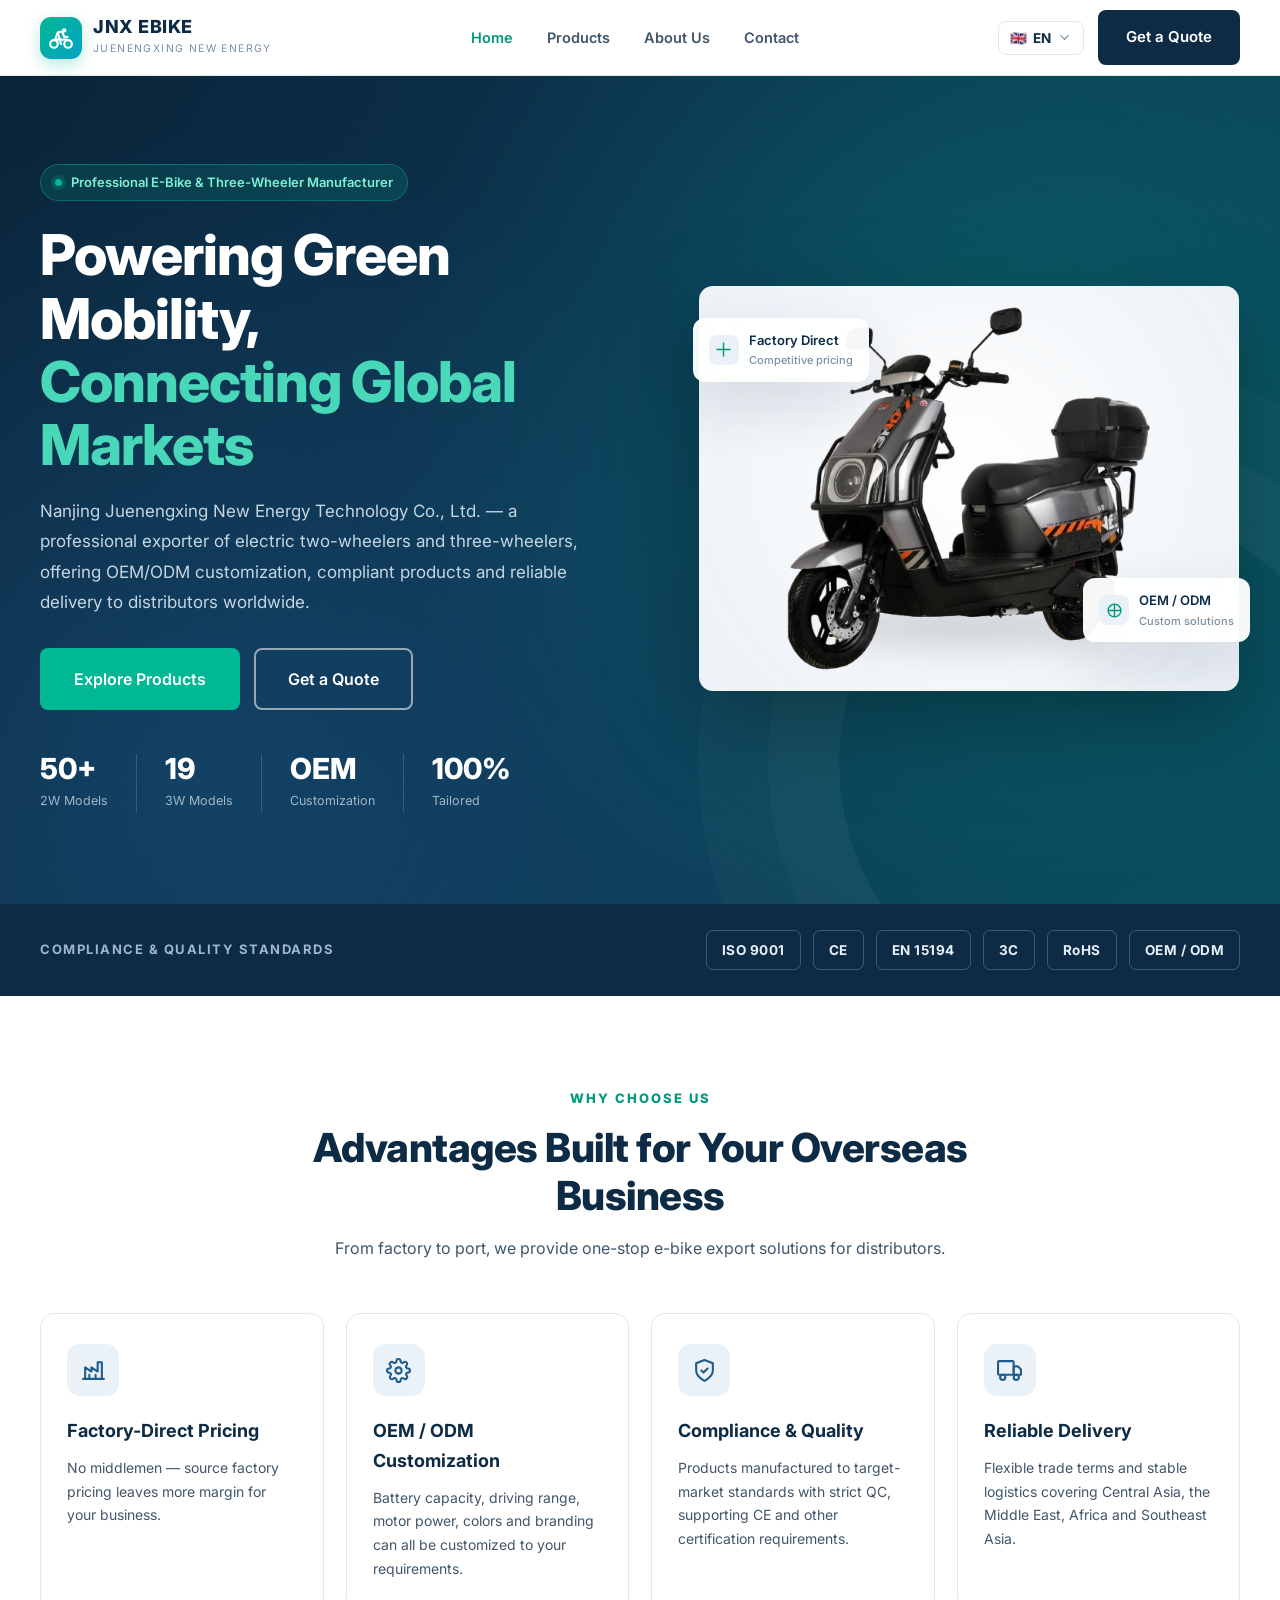
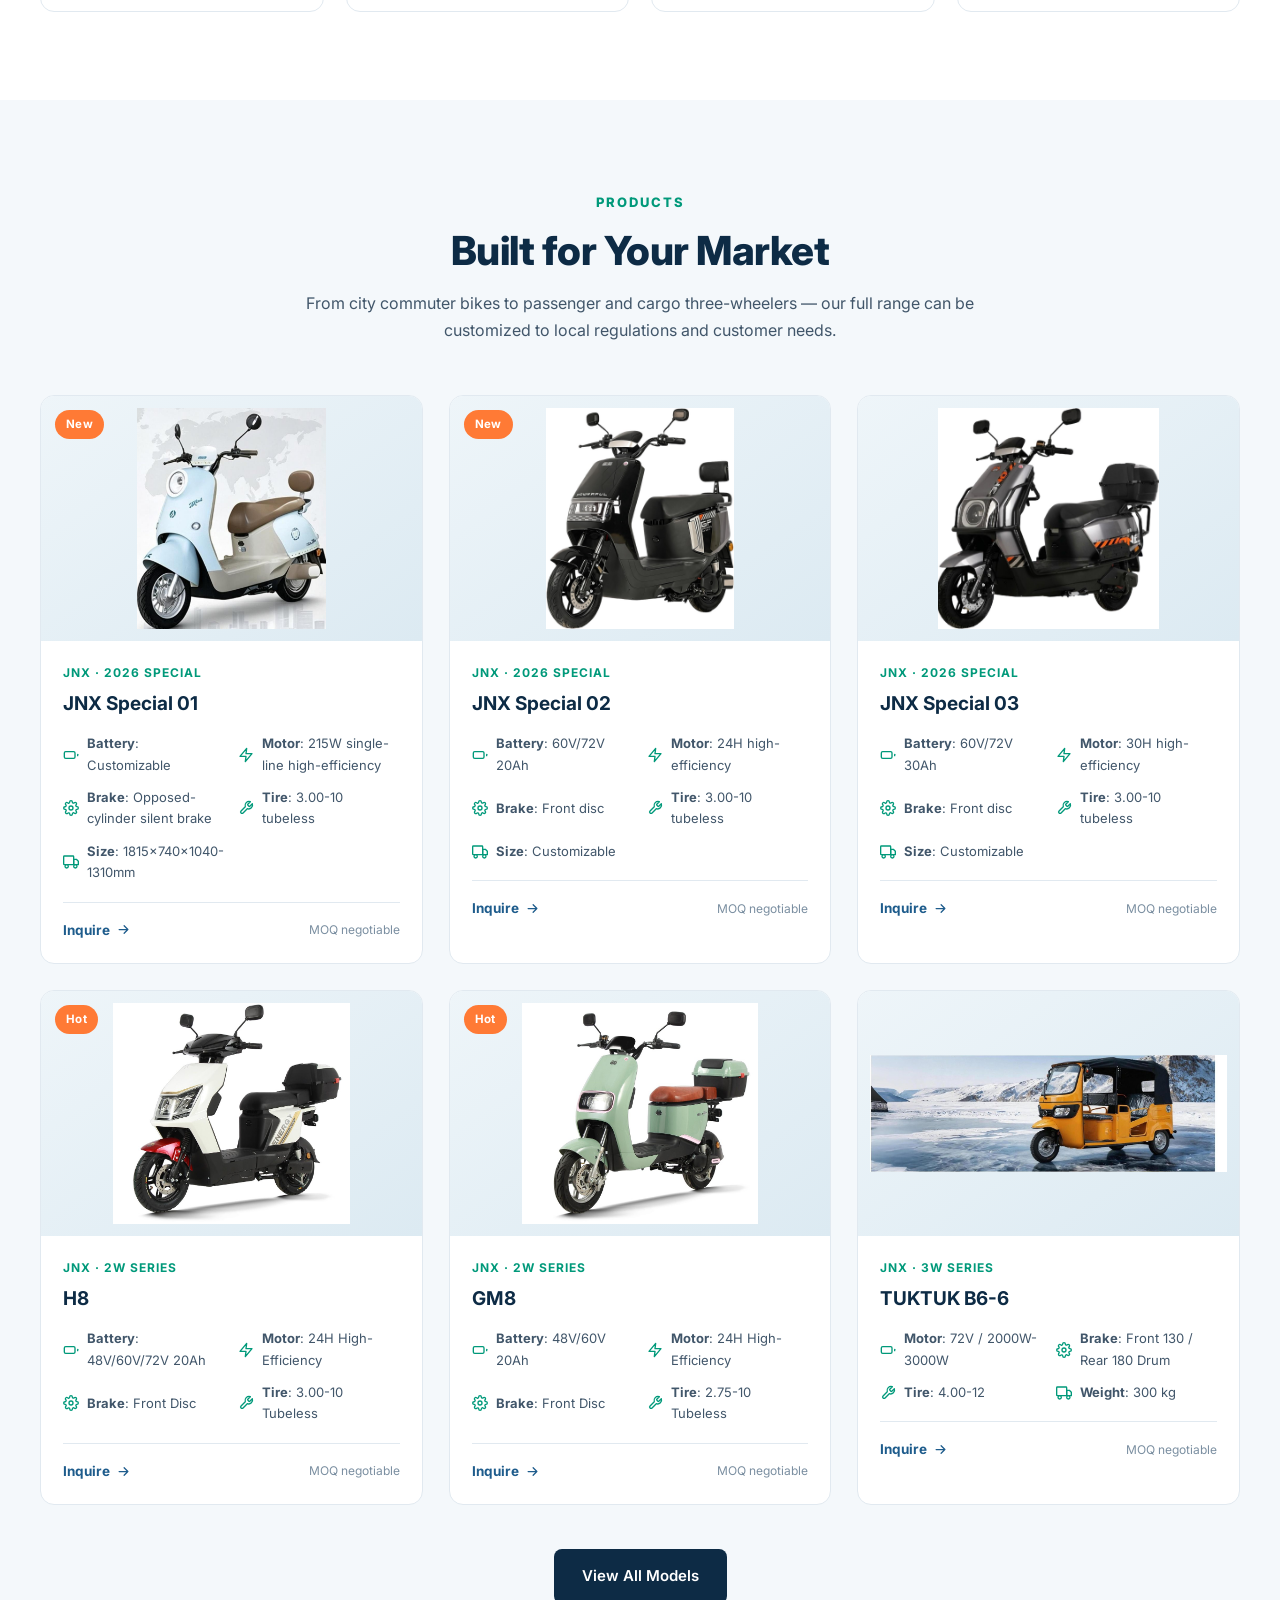
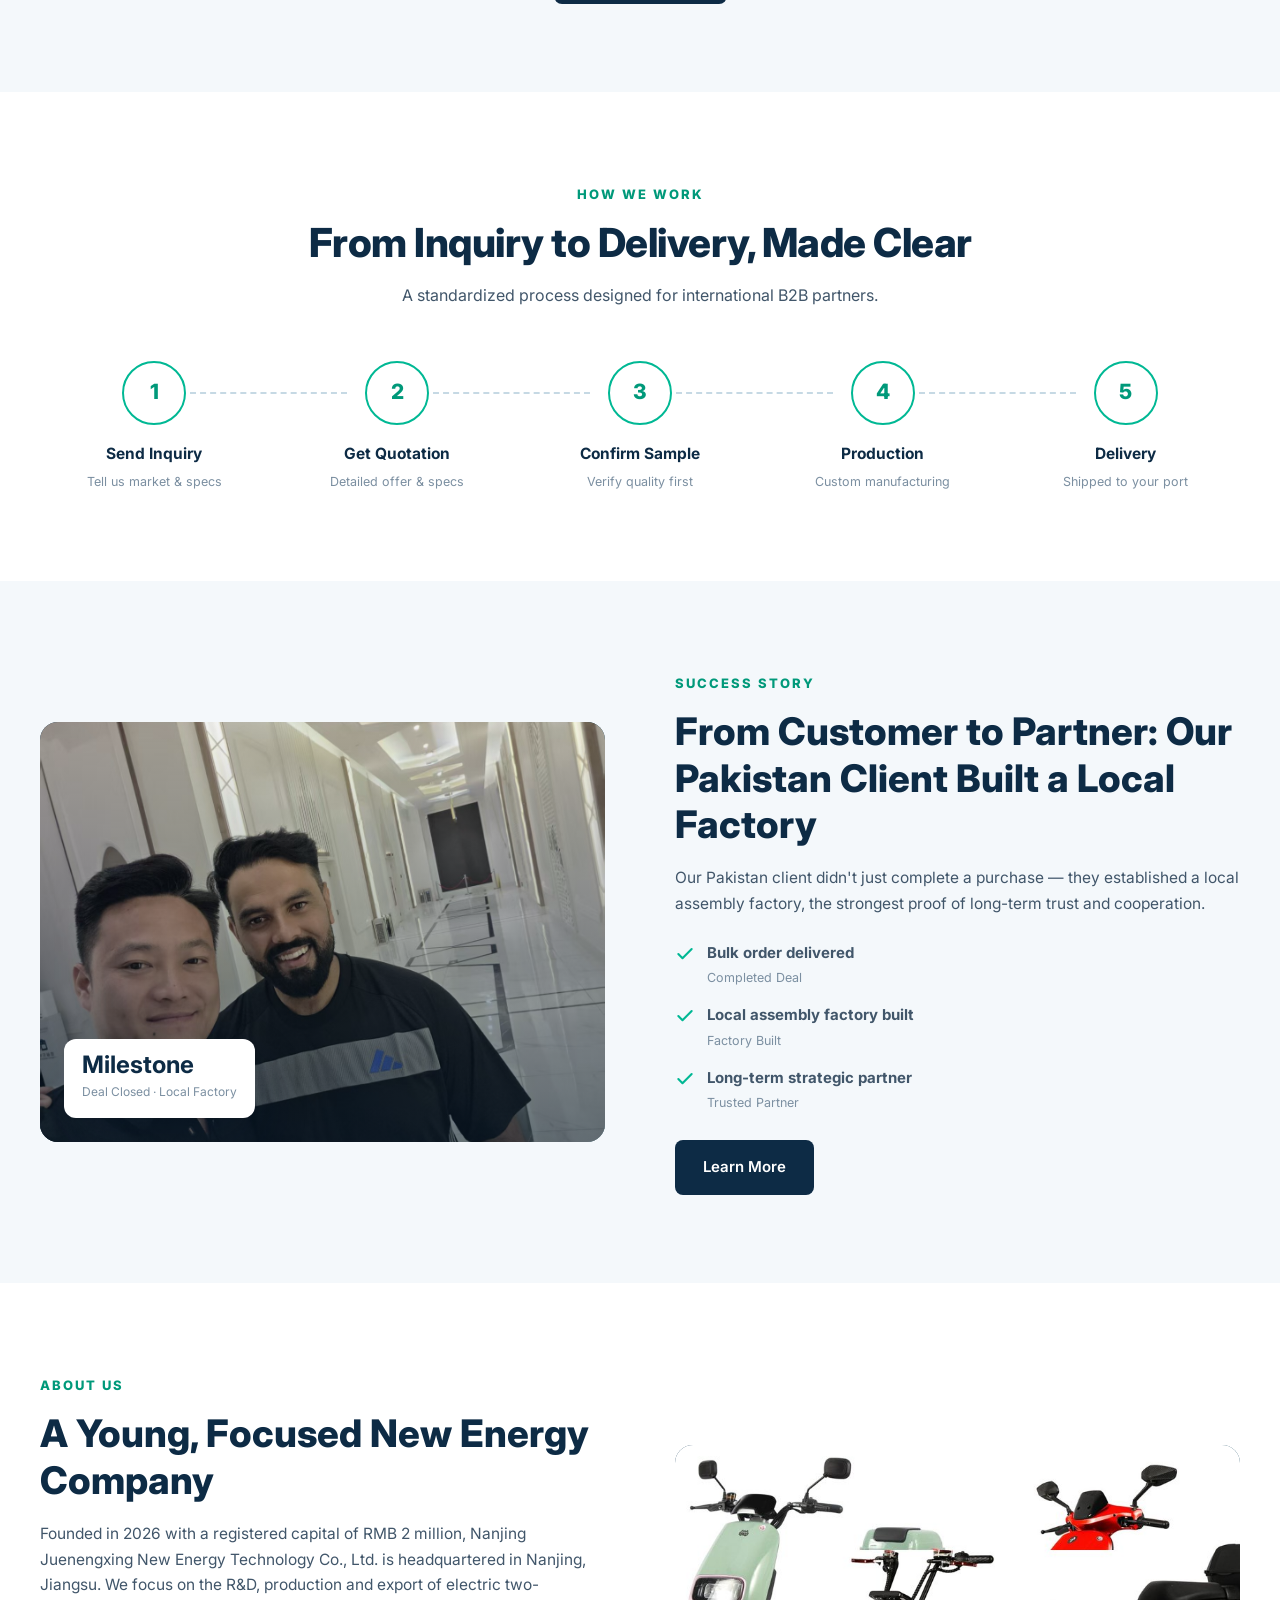
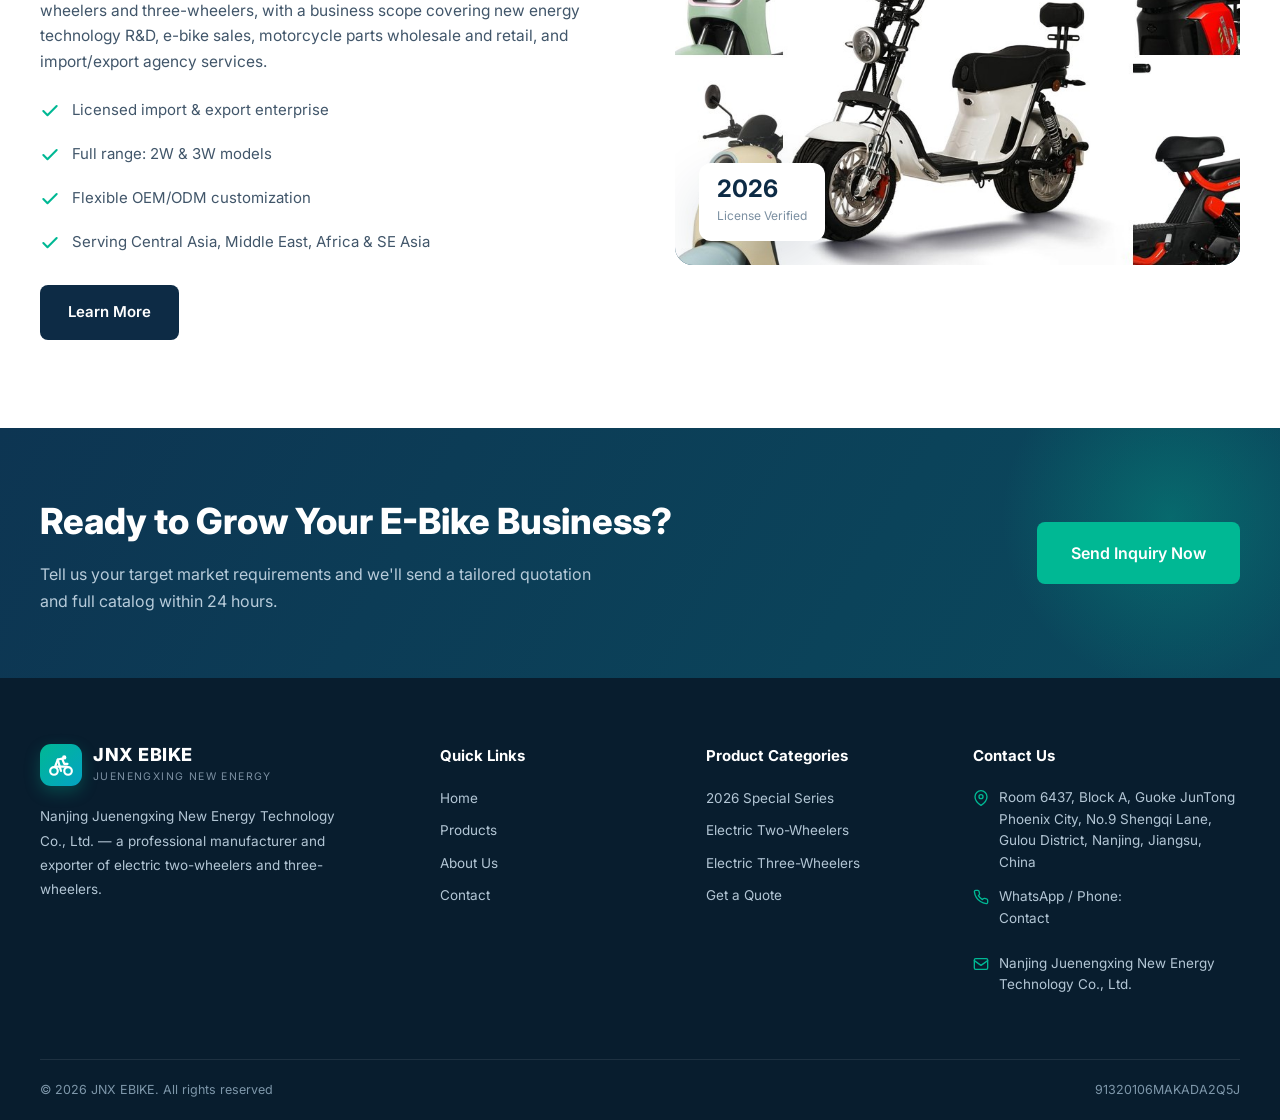
<file: index.html>
<!DOCTYPE html>
<html lang="en">
<head>
  <meta charset="UTF-8">
  <meta name="viewport" content="width=device-width, initial-scale=1.0">
  <title>JNX EBIKE | Electric Two-Wheeler & Three-Wheeler Manufacturer</title>
  <meta name="description" content="Nanjing Juenengxing New Energy Technology Co., Ltd. — professional manufacturer and exporter of electric two-wheelers and three-wheelers. OEM/ODM customization, factory-direct prices.">
  <link rel="preconnect" href="https://fonts.googleapis.com">
  <link rel="preconnect" href="https://fonts.gstatic.com" crossorigin>
  <link href="https://fonts.googleapis.com/css2?family=Inter:wght@400;500;600;700;800&family=Noto+Sans+SC:wght@400;500;600;700;800&family=Noto+Sans+Arabic:wght@400;500;600;700&display=swap" rel="stylesheet">
  <link rel="stylesheet" href="css/style.css">
</head>
<body>
  <div id="site-header"></div>

  <main>
    <!-- ===== HERO ===== -->
    <section class="hero" style="padding:0">
      <div class="container hero-inner">
        <div class="hero-content">
          <span class="hero-badge"><span class="dot"></span><span data-i18n="hero.badge"></span></span>
          <h1><span data-i18n="hero.t1"></span><br><span class="accent" data-i18n="hero.t2"></span></h1>
          <p class="hero-lead" data-i18n="hero.desc"></p>
          <div class="hero-actions">
            <a href="products.html" class="btn btn-primary btn-lg" data-i18n="hero.cta1"></a>
            <a href="contact.html" class="btn btn-outline btn-lg" data-i18n="hero.cta2"></a>
          </div>
          <div class="hero-stats">
            <div class="stat"><div class="num" data-i18n="hero.s1n"></div><div class="label" data-i18n="hero.s1l"></div></div>
            <div class="stat"><div class="num" data-i18n="hero.s2n"></div><div class="label" data-i18n="hero.s2l"></div></div>
            <div class="stat"><div class="num" data-i18n="hero.s3n"></div><div class="label" data-i18n="hero.s3l"></div></div>
            <div class="stat"><div class="num" data-i18n="hero.s4n"></div><div class="label" data-i18n="hero.s4l"></div></div>
          </div>
        </div>
        <div class="hero-visual">
          <img src="images/hero-special.jpg" alt="JNX EBIKE 2026 Special Series Electric Scooter" class="hero-bike" style="object-fit:cover;border-radius:14px;aspect-ratio:4/3;transform:none">
          <div class="hero-float f1"><span class="ico"><svg viewBox="0 0 24 24" fill="none" stroke="currentColor" stroke-width="2"><path d="M12 2v20M2 12h20"/></svg></span><span><span data-i18n="hero.f1"></span><small data-i18n="hero.f1s"></small></span></div>
          <div class="hero-float f2"><span class="ico"><svg viewBox="0 0 24 24" fill="none" stroke="currentColor" stroke-width="2"><circle cx="12" cy="12" r="9"/><path d="M12 3v18M3 12h18"/></svg></span><span><span data-i18n="hero.f2"></span><small data-i18n="hero.f2s"></small></span></div>
        </div>
      </div>
    </section>

    <!-- ===== TRUST BAR ===== -->
    <div class="trust-bar">
      <div class="container">
        <span class="trust-label" data-i18n="trust.title"></span>
        <div class="cert-list">
          <span>ISO 9001</span><span>CE</span><span>EN 15194</span><span>3C</span><span>RoHS</span><span>OEM / ODM</span>
        </div>
      </div>
    </div>

    <!-- ===== FEATURES ===== -->
    <section>
      <div class="container">
        <div class="section-head">
          <span class="eyebrow" data-i18n="feat.eyebrow"></span>
          <h2 data-i18n="feat.title"></h2>
          <p data-i18n="feat.desc"></p>
        </div>
        <div class="features-grid">
          <div class="feature-card"><div class="feature-icon" id="fi1"></div><h3 data-i18n="feat.1t"></h3><p data-i18n="feat.1d"></p></div>
          <div class="feature-card"><div class="feature-icon" id="fi2"></div><h3 data-i18n="feat.2t"></h3><p data-i18n="feat.2d"></p></div>
          <div class="feature-card"><div class="feature-icon" id="fi3"></div><h3 data-i18n="feat.3t"></h3><p data-i18n="feat.3d"></p></div>
          <div class="feature-card"><div class="feature-icon" id="fi4"></div><h3 data-i18n="feat.4t"></h3><p data-i18n="feat.4d"></p></div>
        </div>
      </div>
    </section>

    <!-- ===== PRODUCTS ===== -->
    <section class="section-alt">
      <div class="container">
        <div class="section-head">
          <span class="eyebrow" data-i18n="prod.eyebrow"></span>
          <h2 data-i18n="prod.title"></h2>
          <p data-i18n="prod.desc"></p>
        </div>
        <div class="products-grid" id="featured-grid"></div>
        <div class="text-center mt-40"><a href="products.html" class="btn btn-dark" data-i18n="prod.all"></a></div>
      </div>
    </section>

    <!-- ===== PROCESS ===== -->
    <section>
      <div class="container">
        <div class="section-head">
          <span class="eyebrow" data-i18n="proc.eyebrow"></span>
          <h2 data-i18n="proc.title"></h2>
          <p data-i18n="proc.desc"></p>
        </div>
        <div class="process-grid">
          <div class="process-step"><div class="step-num">1</div><h4 data-i18n="proc.1t"></h4><p data-i18n="proc.1d"></p></div>
          <div class="process-step"><div class="step-num">2</div><h4 data-i18n="proc.2t"></h4><p data-i18n="proc.2d"></p></div>
          <div class="process-step"><div class="step-num">3</div><h4 data-i18n="proc.3t"></h4><p data-i18n="proc.3d"></p></div>
          <div class="process-step"><div class="step-num">4</div><h4 data-i18n="proc.4t"></h4><p data-i18n="proc.4d"></p></div>
          <div class="process-step"><div class="step-num">5</div><h4 data-i18n="proc.5t"></h4><p data-i18n="proc.5d"></p></div>
        </div>
      </div>
    </section>

    <!-- ===== SUCCESS STORY / PAKISTAN ===== -->
    <section class="section-alt">
      <div class="container">
        <div class="split">
          <div class="split-visual">
            <img src="images/client-pakistan-1.jpg" alt="JNX client partnership in Pakistan" style="width:100%;height:100%;object-fit:cover;position:absolute;inset:0">
            <div style="position:absolute;inset:0;background:linear-gradient(180deg,rgba(8,29,46,.05),rgba(8,29,46,.55))"></div>
            <div class="badge-float" style="z-index:2"><div><strong data-i18n="case.badge"></strong><span data-i18n="case.tag"></span></div></div>
          </div>
          <div class="split-content">
            <span class="eyebrow" data-i18n="case.eyebrow"></span>
            <h2 data-i18n="case.title"></h2>
            <p data-i18n="case.desc"></p>
            <ul class="check-list">
              <li><span id="ci1"></span><span><b data-i18n="case.p1"></b><br><small style="color:var(--muted)" data-i18n="case.p1s"></small></span></li>
              <li><span id="ci2"></span><span><b data-i18n="case.p2"></b><br><small style="color:var(--muted)" data-i18n="case.p2s"></small></span></li>
              <li><span id="ci3"></span><span><b data-i18n="case.p3"></b><br><small style="color:var(--muted)" data-i18n="case.p3s"></small></span></li>
            </ul>
            <a href="about.html" class="btn btn-dark" style="margin-top:12px" data-i18n="about.learn"></a>
          </div>
        </div>
      </div>
    </section>

    <!-- ===== ABOUT TEASER ===== -->
    <section>
      <div class="container">
        <div class="split">
          <div class="split-content">
            <span class="eyebrow" data-i18n="about.eyebrow"></span>
            <h2 data-i18n="about.title"></h2>
            <p data-i18n="about.desc"></p>
            <ul class="check-list">
              <li><span id="ai1"></span><span data-i18n="about.c1"></span></li>
              <li><span id="ai2"></span><span data-i18n="about.c2"></span></li>
              <li><span id="ai3"></span><span data-i18n="about.c3"></span></li>
              <li><span id="ai4"></span><span data-i18n="about.c4"></span></li>
            </ul>
            <a href="about.html" class="btn btn-dark" style="margin-top:12px" data-i18n="about.learn"></a>
          </div>
          <div class="split-visual">
            <img src="images/bikes2w_collection.jpg" alt="JNX Electric Two-Wheeler Collection" style="width:100%;height:100%;object-fit:cover;position:absolute;inset:0">
            <div class="badge-float" style="z-index:2"><div><strong>2026</strong><span data-i18n="about.badge"></span></div></div>
          </div>
        </div>
      </div>
    </section>

    <!-- ===== CTA ===== -->
    <section class="cta-band" style="padding-block:64px">
      <div class="container cta-inner">
        <div>
          <h2 data-i18n="cta.title"></h2>
          <p data-i18n="cta.desc"></p>
        </div>
        <a href="contact.html" class="btn btn-primary btn-lg" data-i18n="cta.btn"></a>
      </div>
    </section>
  </main>

  <div id="site-footer"></div>

  <script src="js/data.js"></script>
  <script src="js/i18n.js"></script>
  <script src="js/main.js"></script>
  <script>
    // 填充图标
    document.addEventListener('DOMContentLoaded', function(){
      ['fi1','fi2','fi3','fi4'].forEach((id,i)=>{
        const el=document.getElementById(id); if(el) el.innerHTML=[ICONS.factory,ICONS.settings,ICONS.shield,ICONS.truck][i];
      });
      ['ci1','ci2','ci3'].forEach((id,i)=>{
        const el=document.getElementById(id); if(el){ el.className=''; el.innerHTML=ICONS.check; }
      });
      ['ai1','ai2','ai3','ai4'].forEach(id=>{
        const el=document.getElementById(id); if(el){ el.className=''; el.innerHTML=ICONS.check; }
      });
    });
  </script>
</body>
</html>
</file>
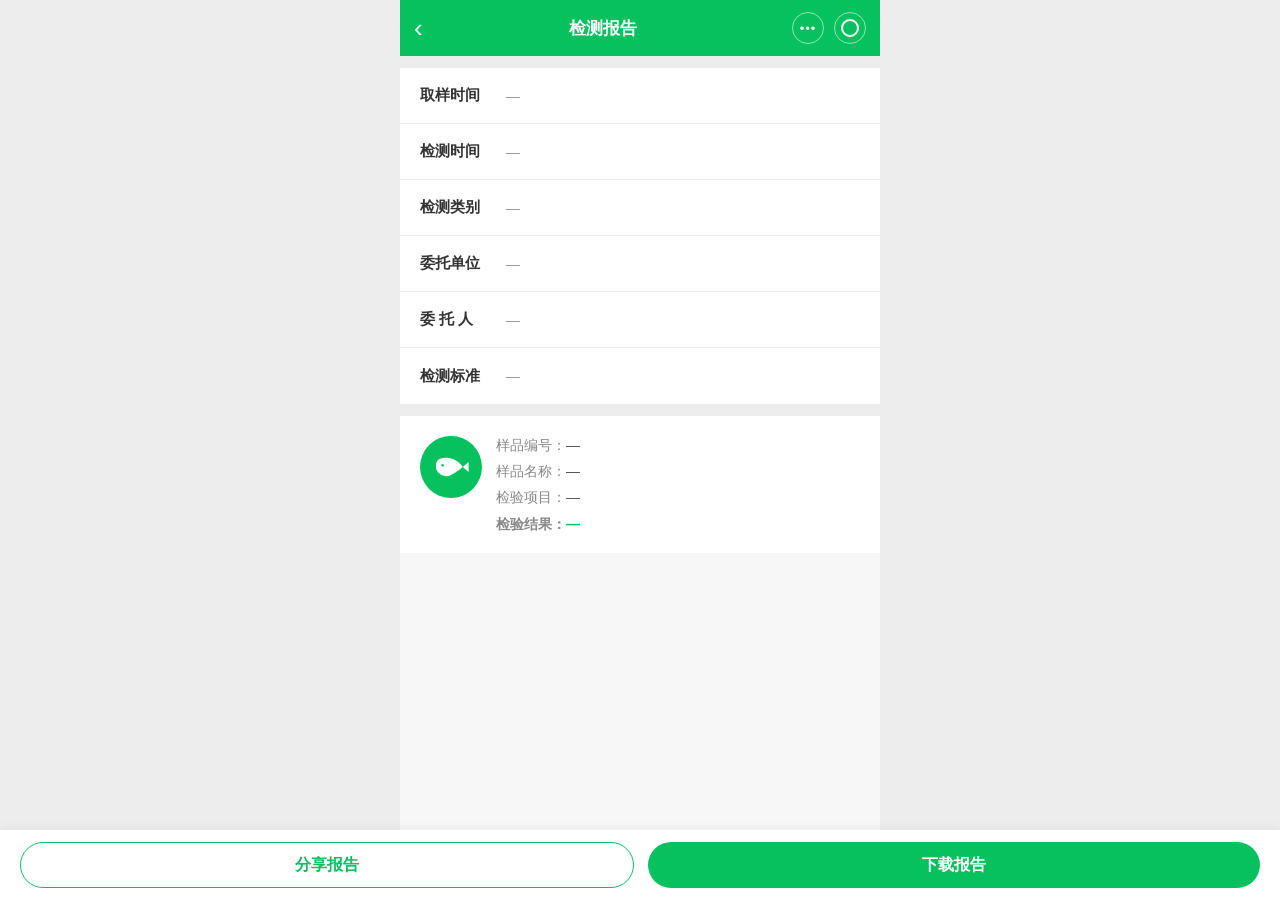
<file: verify/index.html>
<!DOCTYPE html>
<html lang="zh-CN">
<head>
<meta charset="UTF-8">
<meta name="viewport" content="width=device-width, initial-scale=1.0, maximum-scale=1.0, user-scalable=no">
<title>检测报告</title>
<style>
  * { box-sizing: border-box; -webkit-tap-highlight-color: transparent; }
  html, body { margin: 0; padding: 0; background: #ededed; font-family: -apple-system, BlinkMacSystemFont, "PingFang SC", "Microsoft YaHei", sans-serif; color: #333; }
  .wrap { max-width: 480px; margin: 0 auto; min-height: 100vh; background: #f7f7f7; padding-bottom: 100px; }
  .navbar { position: sticky; top: 0; z-index: 10; height: 56px; background: #06c15e; color: #fff; display: flex; align-items: center; padding: 0 14px; }
  .navbar .back { width: 30px; font-size: 26px; line-height: 1; }
  .navbar .title { flex: 1; text-align: center; font-size: 17px; font-weight: 600; margin-right: 30px; }
  .navbar .caps { display: flex; align-items: center; gap: 10px; }
  .caps .dots, .caps .circle { width: 32px; height: 32px; border: 1px solid rgba(255,255,255,.55); border-radius: 16px; display: flex; align-items: center; justify-content: center; }
  .caps .dots::before { content: '•••'; font-size: 13px; letter-spacing: 1px; }
  .caps .circle::before { content: ''; width: 14px; height: 14px; border: 2px solid #fff; border-radius: 50%; }
  .gap { height: 12px; background: #ededed; }
  .info-card { background: #fff; }
  .row { display: flex; align-items: center; min-height: 56px; padding: 12px 20px; border-bottom: 1px solid #ededed; }
  .row:last-child { border-bottom: none; }
  .row .label { width: 86px; flex-shrink: 0; font-weight: 600; font-size: 15px; color: #333; }
  .row .value { flex: 1; font-size: 14px; color: #9a9a9a; word-break: break-all; }
  .sample-card { background: #fff; display: flex; gap: 14px; padding: 20px; }
  .fish { width: 62px; height: 62px; border-radius: 50%; background: #06c15e; flex-shrink: 0; display: flex; align-items: center; justify-content: center; }
  .fish svg { width: 42px; height: 42px; fill: #fff; }
  .sample-info { flex: 1; display: flex; flex-direction: column; gap: 8px; justify-content: center; }
  .sample-info .line { font-size: 14px; color: #555; line-height: 1.3; word-break: break-all; }
  .sample-info .line .k { color: #888; }
  .sample-info .line.result { color: #06c15e; font-weight: 600; }
  .footer { position: fixed; bottom: 0; left: 0; right: 0; background: #fff; display: flex; gap: 14px; padding: 12px 20px calc(12px + env(safe-area-inset-bottom)); box-shadow: 0 -2px 10px rgba(0,0,0,.05); z-index: 10; }
  .footer .btn { flex: 1; height: 46px; border-radius: 24px; font-size: 16px; font-weight: 600; display: flex; align-items: center; justify-content: center; cursor: pointer; border: none; background: #fff; }
  .btn.share { color: #06c15e; border: 1px solid #06c15e; }
  .btn.download { color: #fff; background: #06c15e; }
  .toast { position: fixed; left: 50%; top: 50%; transform: translate(-50%,-50%); background: rgba(0,0,0,.75); color: #fff; padding: 12px 22px; border-radius: 8px; font-size: 14px; z-index: 99; display: none; }
</style>
</head>
<body>
<div class="wrap">
  <div class="navbar">
    <div class="back" onclick="history.length>1?history.back():void(0)">‹</div>
    <div class="title">检测报告</div>
    <div class="caps"><div class="dots"></div><div class="circle"></div></div>
  </div>
  <div class="gap"></div>
  <div class="info-card">
    <div class="row"><div class="label">取样时间</div><div class="value" id="takeTime">—</div></div>
    <div class="row"><div class="label">检测时间</div><div class="value" id="testTime">—</div></div>
    <div class="row"><div class="label">检测类别</div><div class="value" id="testType">—</div></div>
    <div class="row"><div class="label">委托单位</div><div class="value" id="client">—</div></div>
    <div class="row"><div class="label">委 托 人</div><div class="value" id="clientPhone">—</div></div>
    <div class="row"><div class="label">检测标准</div><div class="value" id="standard">—</div></div>
  </div>
  <div class="gap"></div>
  <div class="sample-card">
    <div class="fish">
      <svg viewBox="0 0 100 100"><path d="M78 50c0 0-14-22-38-22S14 38 14 50s14 22 26 22 38-22 38-22z"/><circle cx="30" cy="46" r="3" fill="#06c15e"/><path d="M78 50l14-12v24z"/></svg>
    </div>
    <div class="sample-info">
      <div class="line"><span class="k">样品编号：</span><span id="sampleNo">—</span></div>
      <div class="line"><span class="k">样品名称：</span><span id="sampleName">—</span></div>
      <div class="line"><span class="k">检验项目：</span><span id="testItem">—</span></div>
      <div class="line result"><span class="k">检验结果：</span><span id="result">—</span></div>
    </div>
  </div>
  <div class="footer">
    <button class="btn share" id="shareBtn">分享报告</button>
    <button class="btn download" id="downloadBtn">下载报告</button>
  </div>
</div>
<div class="toast" id="toast"></div>

<script>
// 数据协议：URL query 为 ?v=<base64url(10个字段用 ~ 拼接)>，兼容旧 hash 明文 #v=
// 顺序：取样时间|检测时间|检测类别|委托单位|委托人|检测标准|样品编号|样品名称|检验项目|检验结果
var KEYS = ['takeTime','testTime','testType','client','clientPhone','standard','sampleNo','sampleName','testItem','result'];
function b64urlDecode(s) {
  s = s.replace(/-/g, '+').replace(/_/g, '/');
  while (s.length % 4) s += '=';
  var bin = atob(s), bytes = new Uint8Array(bin.length);
  for (var i = 0; i < bin.length; i++) bytes[i] = bin.charCodeAt(i);
  return new TextDecoder('utf-8').decode(bytes);
}
function fill() {
  var arr = null;
  // 新格式：query 参数 v=base64url（微信可识别为网址）
  var q = location.search.match(/[?&]v=([^&]*)/);
  if (q && q[1]) {
    try { arr = b64urlDecode(q[1]).split('~'); } catch (e) {}
  }
  // 兼容旧格式：hash #v=明文
  if (!arr || arr.length < 10) {
    var h = location.hash.match(/v=([^&]*)/);
    try { if (h) arr = decodeURIComponent(h[1]).split('~'); } catch (e) {}
  }
  if (!arr || arr.length < 10) { document.title = '检测报告 · 无效链接'; return; }
  KEYS.forEach(function (k, i) {
    var e = document.getElementById(k);
    if (e) e.textContent = arr[i] || '—';
  });
}
function toast(msg) {
  var t = document.getElementById('toast');
  t.textContent = msg; t.style.display = 'block';
  setTimeout(function(){ t.style.display='none'; }, 2000);
}
function reportText() {
  return '检 测 报 告\n' +
    '取样时间：' + document.getElementById('takeTime').textContent + '\n' +
    '检测时间：' + document.getElementById('testTime').textContent + '\n' +
    '检测类别：' + document.getElementById('testType').textContent + '\n' +
    '委托单位：' + document.getElementById('client').textContent + '\n' +
    '委 托 人：' + document.getElementById('clientPhone').textContent + '\n' +
    '检测标准：' + document.getElementById('standard').textContent + '\n' +
    '样品编号：' + document.getElementById('sampleNo').textContent + '\n' +
    '样品名称：' + document.getElementById('sampleName').textContent + '\n' +
    '检验项目：' + document.getElementById('testItem').textContent + '\n' +
    '检验结果：' + document.getElementById('result').textContent;
}
document.getElementById('shareBtn').onclick = function () {
  if (navigator.share) {
    navigator.share({ title: '检测报告', text: reportText(), url: location.href }).catch(function(){});
  } else {
    if (navigator.clipboard) navigator.clipboard.writeText(location.href).then(function(){ toast('链接已复制，可分享给他人'); });
    else toast('请复制浏览器地址栏链接分享');
  }
};
document.getElementById('downloadBtn').onclick = function () {
  var blob = new Blob(['\ufeff' + reportText()], { type: 'text/plain;charset=utf-8' });
  var a = document.createElement('a');
  a.href = URL.createObjectURL(blob);
  a.download = '检测报告_' + document.getElementById('sampleNo').textContent + '.txt';
  a.click();
  toast('报告已下载');
};
fill();
</script>
</body>
</html>
</file>
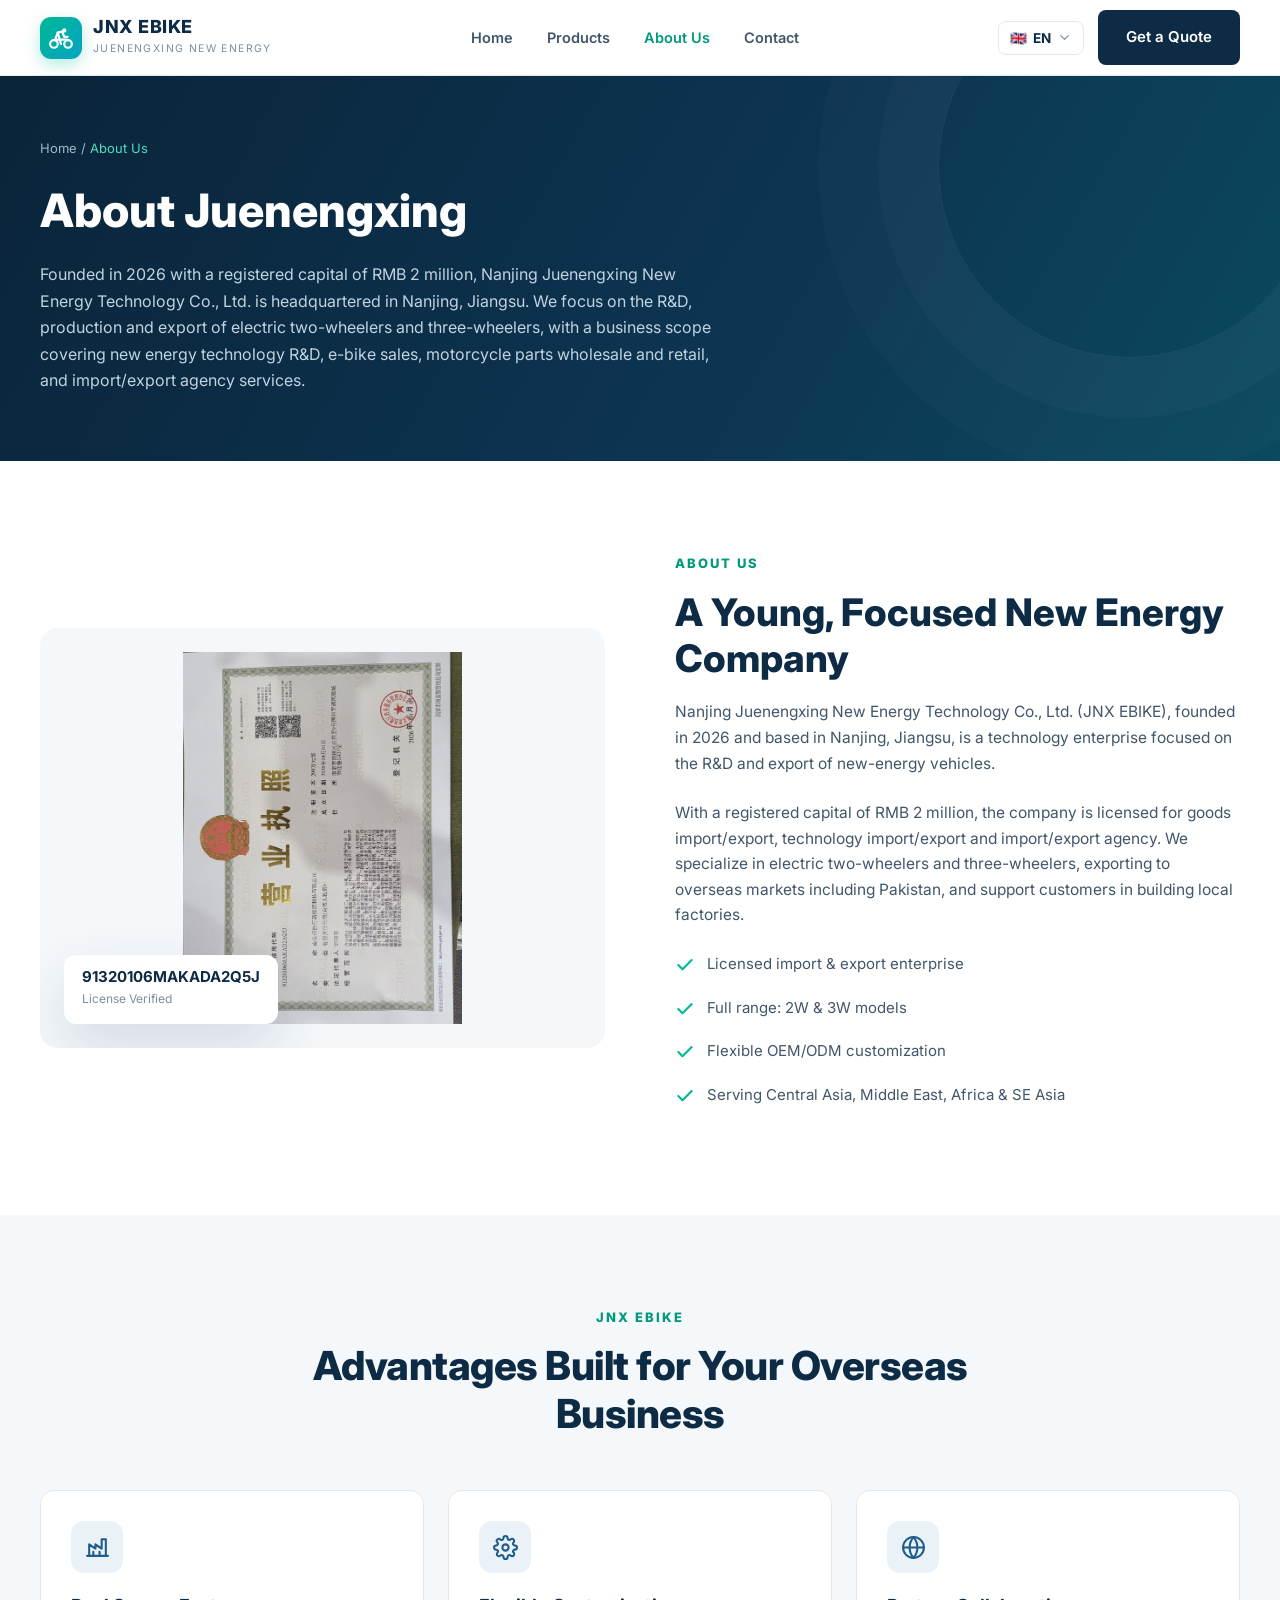
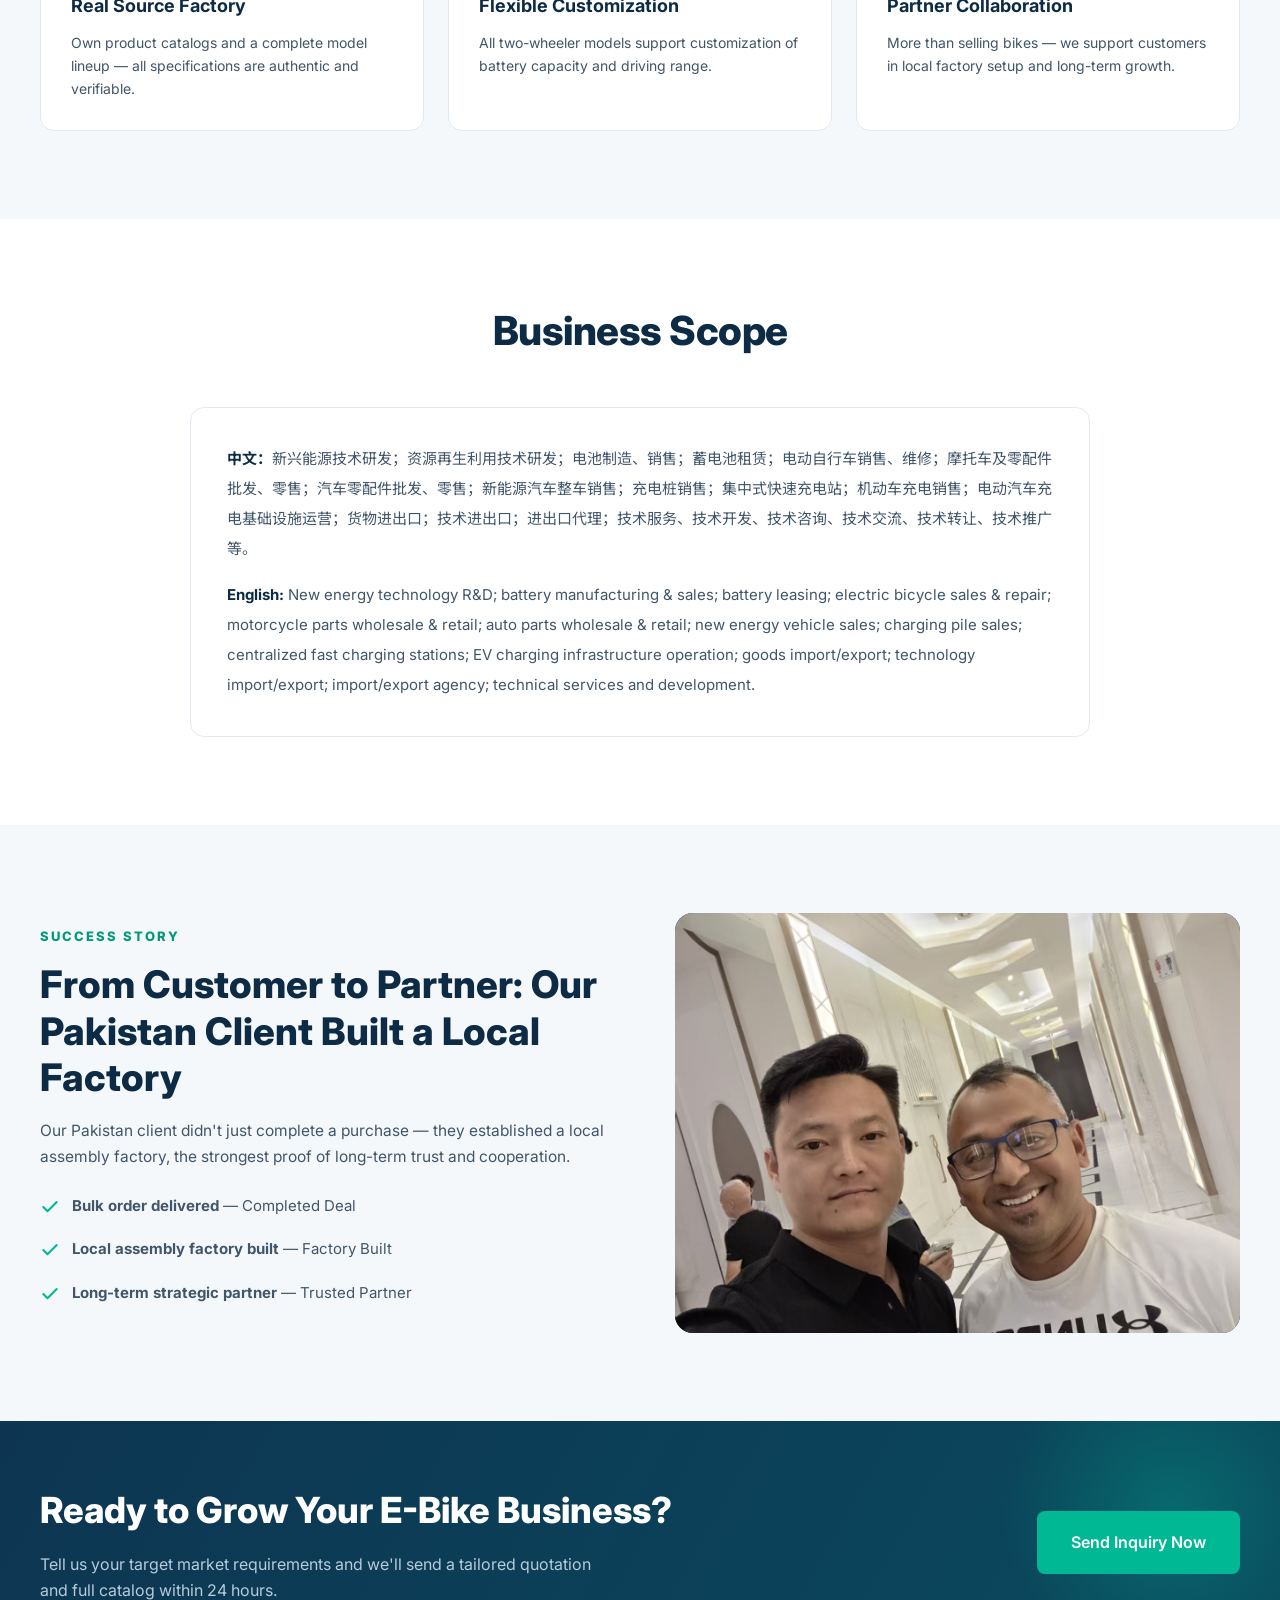
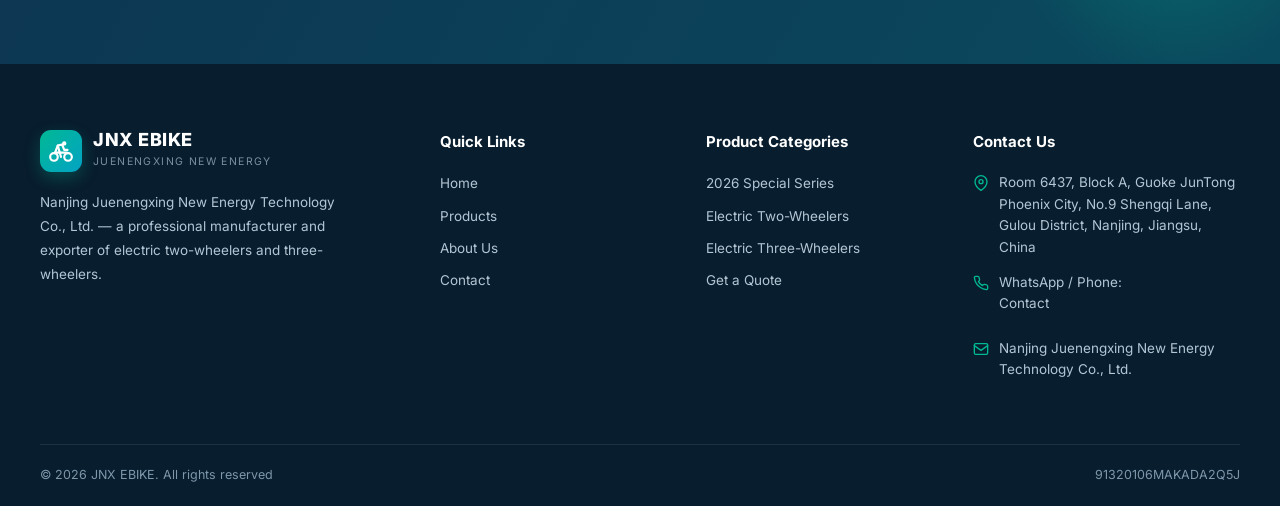
<file: about.html>
<!DOCTYPE html>
<html lang="en">
<head>
  <meta charset="UTF-8">
  <meta name="viewport" content="width=device-width, initial-scale=1.0">
  <title>About Us | JNX EBIKE</title>
  <meta name="description" content="About Nanjing Juenengxing New Energy Technology Co., Ltd. — a professional manufacturer and exporter of electric two-wheelers and three-wheelers, founded 2026 in Nanjing, China.">
  <link rel="preconnect" href="https://fonts.googleapis.com">
  <link rel="preconnect" href="https://fonts.gstatic.com" crossorigin>
  <link href="https://fonts.googleapis.com/css2?family=Inter:wght@400;500;600;700;800&family=Noto+Sans+SC:wght@400;500;600;700;800&family=Noto+Sans+Arabic:wght@400;500;600;700&display=swap" rel="stylesheet">
  <link rel="stylesheet" href="css/style.css">
</head>
<body>
  <div id="site-header"></div>

  <main>
    <section class="page-hero">
      <div class="container">
        <div class="breadcrumb"><a href="index.html" data-i18n="ph.home"></a> / <span data-i18n="ph.about"></span></div>
        <h1 data-i18n="ab.h1"></h1>
        <p data-i18n="about.desc"></p>
      </div>
    </section>

    <!-- 公司介绍 + 营业执照 -->
    <section>
      <div class="container">
        <div class="split">
          <div class="split-visual" style="background:#f4f8fb">
            <img src="images/business-license.jpg" alt="Business License" style="width:100%;height:100%;object-fit:contain;position:absolute;inset:0;padding:24px">
            <div class="badge-float" style="z-index:2"><div><strong style="font-size:15px">91320106MAKADA2Q5J</strong><span data-i18n="about.badge"></span></div></div>
          </div>
          <div class="split-content">
            <span class="eyebrow" data-i18n="about.eyebrow"></span>
            <h2 data-i18n="about.title"></h2>
            <p data-i18n="ab.p1"></p>
            <p data-i18n="ab.p2"></p>
            <ul class="check-list">
              <li><span class="check-icon" data-icon="check"></span><span data-i18n="about.c1"></span></li>
              <li><span class="check-icon" data-icon="check"></span><span data-i18n="about.c2"></span></li>
              <li><span class="check-icon" data-icon="check"></span><span data-i18n="about.c3"></span></li>
              <li><span class="check-icon" data-icon="check"></span><span data-i18n="about.c4"></span></li>
            </ul>
          </div>
        </div>
      </div>
    </section>

    <!-- 核心价值观 -->
    <section class="section-alt">
      <div class="container">
        <div class="section-head">
          <span class="eyebrow">JNX EBIKE</span>
          <h2 data-i18n="feat.title"></h2>
        </div>
        <div class="values-grid">
          <div class="value-card"><div class="feature-icon" data-icon="factory"></div><h3 data-i18n="ab.v1t"></h3><p data-i18n="ab.v1d"></p></div>
          <div class="value-card"><div class="feature-icon" data-icon="settings"></div><h3 data-i18n="ab.v2t"></h3><p data-i18n="ab.v2d"></p></div>
          <div class="value-card"><div class="feature-icon" data-icon="globe"></div><h3 data-i18n="ab.v3t"></h3><p data-i18n="ab.v3d"></p></div>
        </div>
      </div>
    </section>

    <!-- 经营范围 -->
    <section>
      <div class="container">
        <div class="section-head"><h2 data-i18n="ab.scopet"></h2></div>
        <div style="max-width:900px;margin-inline:auto;background:#fff;border:1px solid var(--border);border-radius:var(--radius);padding:36px;line-height:2;color:var(--text-mid);font-size:15px">
          <p style="margin-bottom:16px"><strong style="color:var(--primary)">中文：</strong>新兴能源技术研发；资源再生利用技术研发；电池制造、销售；蓄电池租赁；电动自行车销售、维修；摩托车及零配件批发、零售；汽车零配件批发、零售；新能源汽车整车销售；充电桩销售；集中式快速充电站；机动车充电销售；电动汽车充电基础设施运营；货物进出口；技术进出口；进出口代理；技术服务、技术开发、技术咨询、技术交流、技术转让、技术推广等。</p>
          <p><strong style="color:var(--primary)">English:</strong> New energy technology R&D; battery manufacturing & sales; battery leasing; electric bicycle sales & repair; motorcycle parts wholesale & retail; auto parts wholesale & retail; new energy vehicle sales; charging pile sales; centralized fast charging stations; EV charging infrastructure operation; goods import/export; technology import/export; import/export agency; technical services and development.</p>
        </div>
      </div>
    </section>

    <!-- 成功案例 -->
    <section class="section-alt">
      <div class="container">
        <div class="split">
          <div class="split-content">
            <span class="eyebrow" data-i18n="case.eyebrow"></span>
            <h2 data-i18n="case.title"></h2>
            <p data-i18n="case.desc"></p>
            <ul class="check-list">
              <li><span class="check-icon" data-icon="check"></span><span><b data-i18n="case.p1"></b> — <span data-i18n="case.p1s"></span></span></li>
              <li><span class="check-icon" data-icon="check"></span><span><b data-i18n="case.p2"></b> — <span data-i18n="case.p2s"></span></span></li>
              <li><span class="check-icon" data-icon="check"></span><span><b data-i18n="case.p3"></b> — <span data-i18n="case.p3s"></span></span></li>
            </ul>
          </div>
          <div class="split-visual" style="background:#0d3552">
            <img src="images/client-pakistan-2.jpg" alt="Client factory visit" style="width:100%;height:100%;object-fit:cover;position:absolute;inset:0">
          </div>
        </div>
      </div>
    </section>

    <section class="cta-band" style="padding-block:60px">
      <div class="container cta-inner">
        <div><h2 data-i18n="cta.title"></h2><p data-i18n="cta.desc"></p></div>
        <a href="contact.html" class="btn btn-primary btn-lg" data-i18n="cta.btn"></a>
      </div>
    </section>
  </main>

  <div id="site-footer"></div>

  <script src="js/data.js"></script>
  <script src="js/i18n.js"></script>
  <script src="js/main.js"></script>
  <script>
    document.addEventListener('DOMContentLoaded', function(){
      document.querySelectorAll('[data-icon]').forEach(function(el){
        const name=el.getAttribute('data-icon');
        if(ICONS[name]) el.innerHTML=ICONS[name];
      });
    });
  </script>
</body>
</html>
</file>
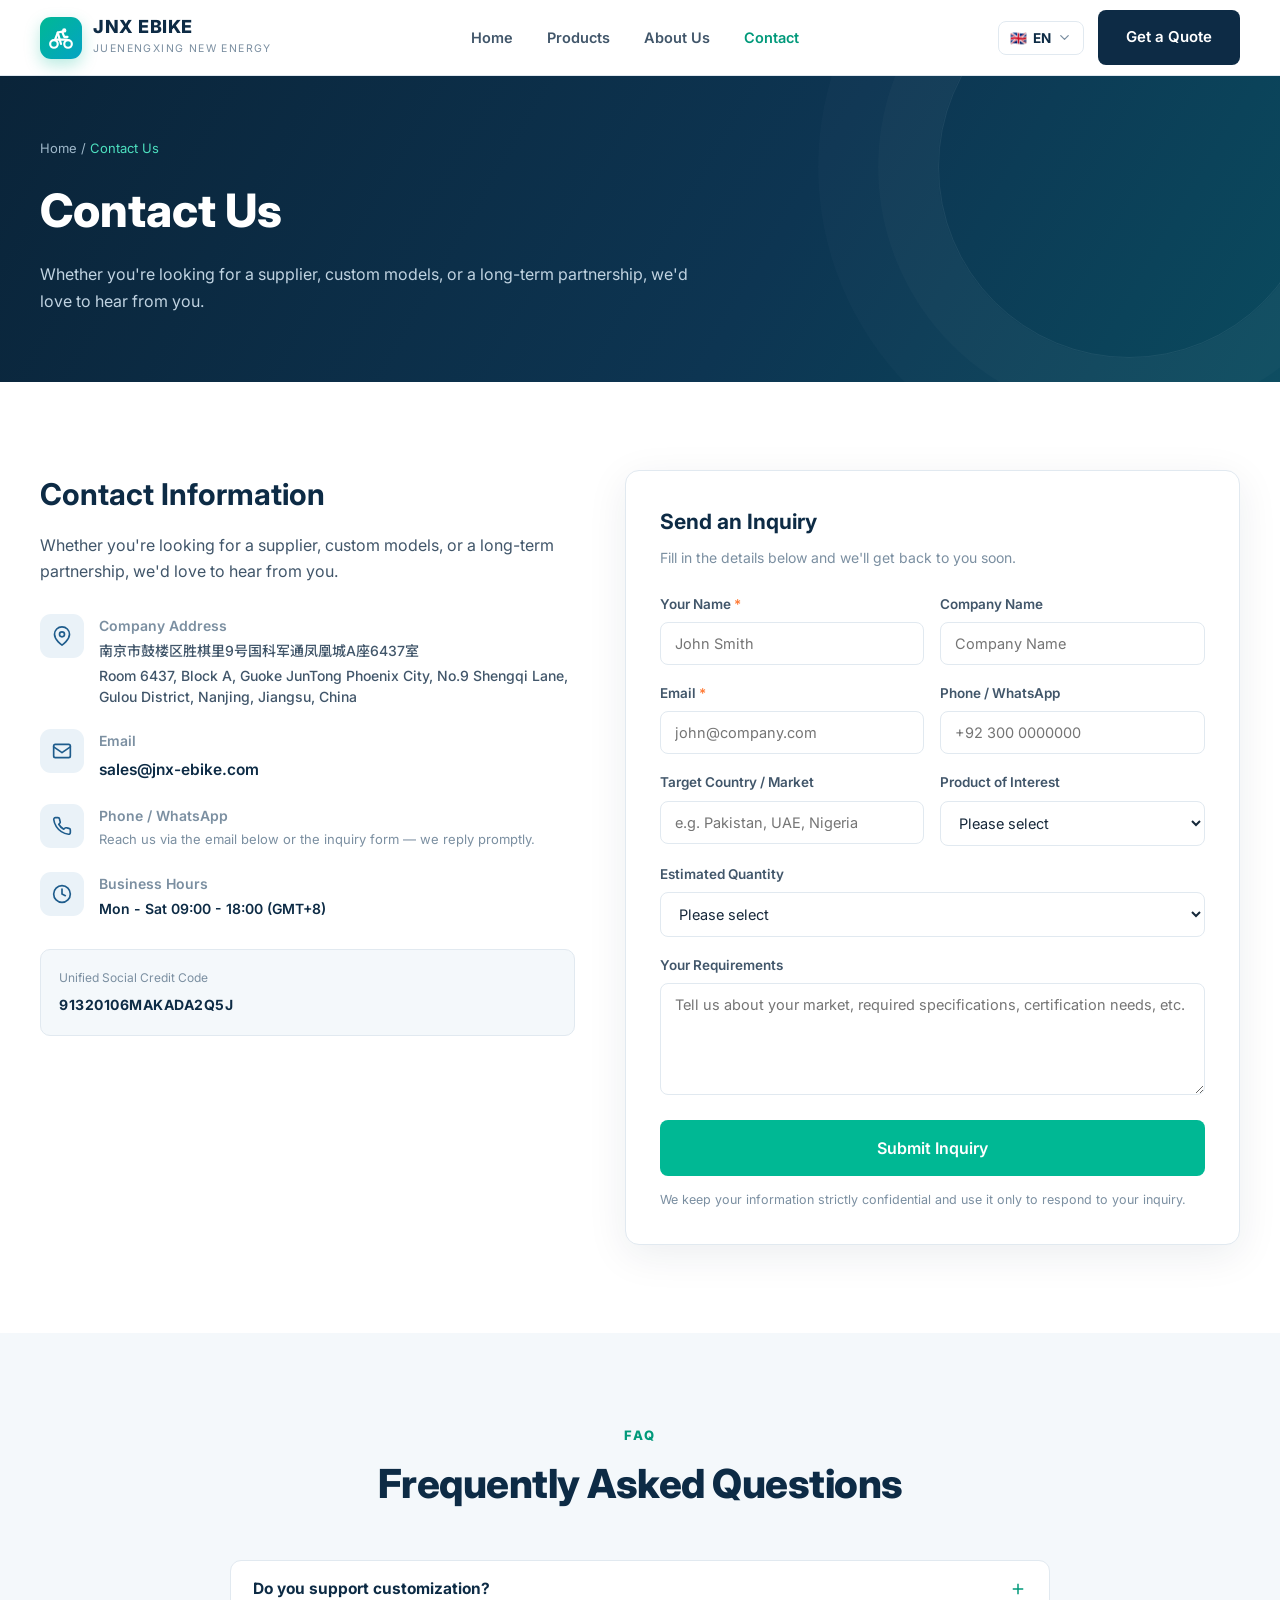
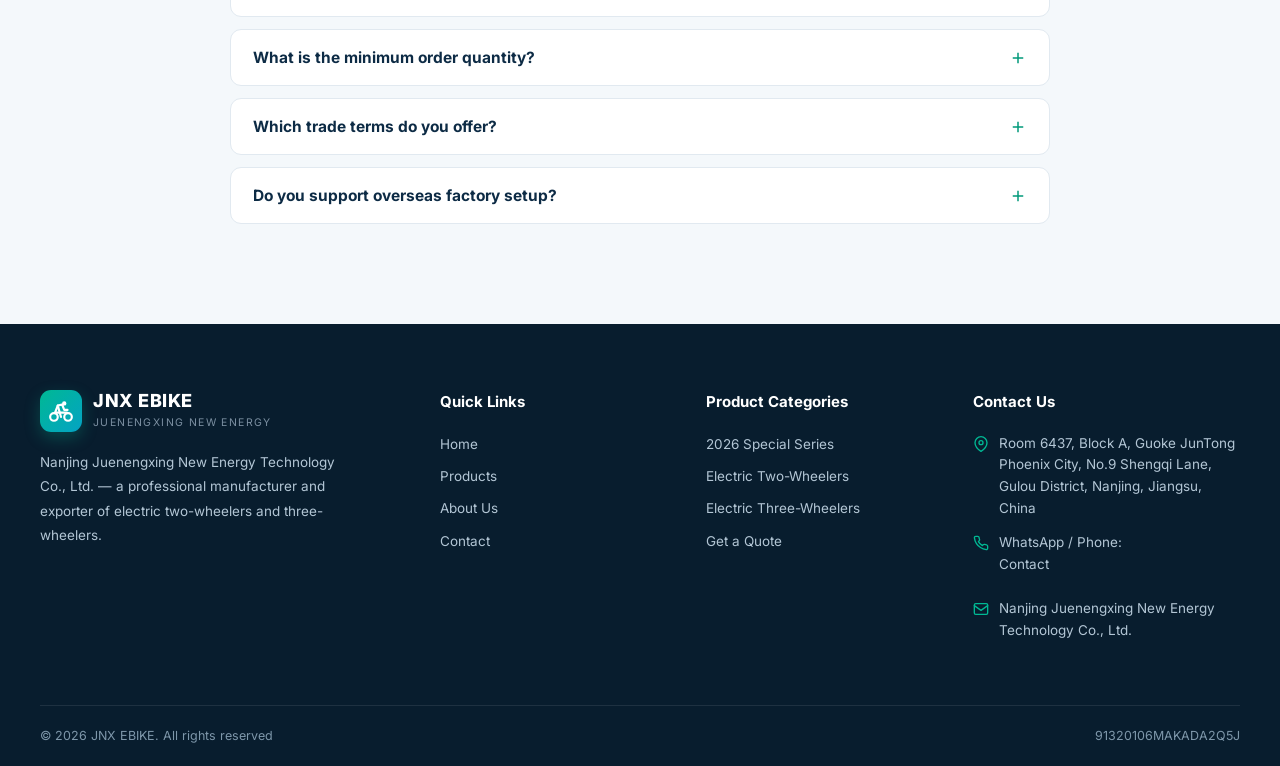
<file: contact.html>
<!DOCTYPE html>
<html lang="en">
<head>
  <meta charset="UTF-8">
  <meta name="viewport" content="width=device-width, initial-scale=1.0">
  <title>Contact & Inquiry | JNX EBIKE</title>
  <meta name="description" content="Contact Nanjing Juenengxing New Energy Technology Co., Ltd. for electric two-wheeler and three-wheeler quotations, OEM/ODM customization and partnership inquiries.">
  <link rel="preconnect" href="https://fonts.googleapis.com">
  <link rel="preconnect" href="https://fonts.gstatic.com" crossorigin>
  <link href="https://fonts.googleapis.com/css2?family=Inter:wght@400;500;600;700;800&family=Noto+Sans+SC:wght@400;500;600;700;800&family=Noto+Sans+Arabic:wght@400;500;600;700&display=swap" rel="stylesheet">
  <link rel="stylesheet" href="css/style.css">
</head>
<body>
  <div id="site-header"></div>

  <main>
    <section class="page-hero">
      <div class="container">
        <div class="breadcrumb"><a href="index.html" data-i18n="ph.home"></a> / <span data-i18n="ph.contact"></span></div>
        <h1 data-i18n="ct.h1"></h1>
        <p data-i18n="ct.p1"></p>
      </div>
    </section>

    <section>
      <div class="container">
        <div class="contact-grid">
          <!-- 联系信息 -->
          <div class="contact-info">
            <h2 data-i18n="ct.info"></h2>
            <p data-i18n="ct.p1"></p>
            <div class="contact-item">
              <span class="ci-icon" data-icon="map"></span>
              <div><h4 data-i18n="ct.addr"></h4><p id="addr-zh" style="font-weight:500;font-size:14px;color:var(--text-mid)"></p><p id="addr-en" style="font-weight:500;font-size:14px;color:var(--text-mid);margin-top:4px"></p></div>
            </div>
            <div class="contact-item">
              <span class="ci-icon" data-icon="mail"></span>
              <div><h4 data-i18n="ct.email"></h4><a href="mailto:sales@jnx-ebike.com">sales@jnx-ebike.com</a></div>
            </div>
            <div class="contact-item">
              <span class="ci-icon" data-icon="phone"></span>
              <div><h4 data-i18n="ct.phone"></h4><p style="color:var(--muted);font-size:13px;font-weight:400" data-i18n="ct.phonev"></p></div>
            </div>
            <div class="contact-item">
              <span class="ci-icon" data-icon="clock"></span>
              <div><h4 data-i18n="ct.hours"></h4><p data-i18n="ct.hoursv" style="font-size:14px"></p></div>
            </div>
            <div style="margin-top:30px;padding:18px;background:var(--bg-alt);border-radius:10px;border:1px solid var(--border)">
              <div style="font-size:12px;color:var(--muted);margin-bottom:6px" data-i18n="ct.code"></div>
              <div style="font-size:14px;font-weight:700;color:var(--primary);letter-spacing:.5px">91320106MAKADA2Q5J</div>
            </div>
          </div>

          <!-- 询价表单 -->
          <div class="form-card">
            <h3 data-i18n="ct.formt"></h3>
            <p data-i18n="ct.formp"></p>
            <form id="inquiry-form" action="https://formsubmit.co/sales@jnx-ebike.com" method="POST">
              <!-- 真实发信：FormSubmit.co，纯静态站无需后端；隐藏字段配置邮件主题/关闭验证码/自动回执 -->
              <input type="hidden" name="_subject" value="[JNX EBIKE] New Website Inquiry">
              <input type="hidden" name="_captcha" value="false">
              <input type="hidden" name="_template" value="box">
              <input type="hidden" name="_autoresponse" value="Thank you for your inquiry. Our sales team has received your message and will get back to you shortly. — JNX EBIKE (Nanjing Juenengxing New Energy Technology Co., Ltd.)">
              <div class="form-row">
                <div class="form-group"><label><span data-i18n="ct.name"></span> <span class="req">*</span></label><input type="text" name="name" required placeholder="John Smith"></div>
                <div class="form-group"><label><span data-i18n="ct.company"></span></label><input type="text" name="company" placeholder="Company Name"></div>
              </div>
              <div class="form-row">
                <div class="form-group"><label><span data-i18n="ct.email2"></span> <span class="req">*</span></label><input type="email" name="email" required placeholder="john@company.com"></div>
                <div class="form-group"><label><span data-i18n="ct.phone2"></span></label><input type="tel" name="phone" placeholder="+92 300 0000000"></div>
              </div>
              <div class="form-row">
                <div class="form-group"><label><span data-i18n="ct.country"></span></label><input type="text" name="country" placeholder="e.g. Pakistan, UAE, Nigeria"></div>
                <div class="form-group"><label><span data-i18n="ct.product"></span></label>
                  <select name="product">
                    <option value="" data-i18n="ct.select"></option>
                    <option value="2w" data-i18n="ct.p2w"></option>
                    <option value="3wp" data-i18n="ct.p3wp"></option>
                    <option value="3wc" data-i18n="ct.p3wc"></option>
                    <option value="other" data-i18n="ct.pother"></option>
                  </select>
                </div>
              </div>
              <div class="form-group"><label><span data-i18n="ct.qty"></span></label>
                <select name="qty">
                  <option value="" data-i18n="ct.select"></option>
                  <option value="1-50" data-i18n="ct.q1"></option>
                  <option value="50-200" data-i18n="ct.q2"></option>
                  <option value="200-500" data-i18n="ct.q3"></option>
                  <option value="500+" data-i18n="ct.q4"></option>
                </select>
              </div>
              <div class="form-group"><label><span data-i18n="ct.msg"></span></label><textarea name="message" placeholder="Tell us about your market, required specifications, certification needs, etc."></textarea></div>
              <button type="submit" class="btn btn-primary btn-block btn-lg" data-i18n="ct.submit"></button>
              <p class="form-note" data-i18n="ct.note"></p>
              <div class="form-msg" id="form-msg"></div>
            </form>
          </div>
        </div>
      </div>
    </section>

    <!-- FAQ -->
    <section class="section-alt">
      <div class="container">
        <div class="section-head"><span class="eyebrow">FAQ</span><h2 data-i18n="faq.t"></h2></div>
        <div class="faq-list">
          <div class="faq-item"><button class="faq-q"><span data-i18n="faq.1q"></span><svg viewBox="0 0 24 24" fill="none" stroke="currentColor" stroke-width="2"><path d="M12 5v14M5 12h14"/></svg></button><div class="faq-a" data-i18n="faq.1a"></div></div>
          <div class="faq-item"><button class="faq-q"><span data-i18n="faq.2q"></span><svg viewBox="0 0 24 24" fill="none" stroke="currentColor" stroke-width="2"><path d="M12 5v14M5 12h14"/></svg></button><div class="faq-a" data-i18n="faq.2a"></div></div>
          <div class="faq-item"><button class="faq-q"><span data-i18n="faq.3q"></span><svg viewBox="0 0 24 24" fill="none" stroke="currentColor" stroke-width="2"><path d="M12 5v14M5 12h14"/></svg></button><div class="faq-a" data-i18n="faq.3a"></div></div>
          <div class="faq-item"><button class="faq-q"><span data-i18n="faq.4q"></span><svg viewBox="0 0 24 24" fill="none" stroke="currentColor" stroke-width="2"><path d="M12 5v14M5 12h14"/></svg></button><div class="faq-a" data-i18n="faq.4a"></div></div>
        </div>
      </div>
    </section>
  </main>

  <div id="site-footer"></div>

  <script src="js/data.js"></script>
  <script src="js/i18n.js"></script>
  <script src="js/main.js"></script>
  <script>
    document.addEventListener('DOMContentLoaded', function(){
      document.querySelectorAll('[data-icon]').forEach(function(el){
        const name=el.getAttribute('data-icon');
        if(ICONS[name]) el.innerHTML=ICONS[name];
      });
      var az=document.getElementById('addr-zh'), ae=document.getElementById('addr-en');
      if(az) az.textContent=COMPANY.address;
      if(ae) ae.textContent=COMPANY.addressEn;
    });
  </script>
</body>
</html>
</file>
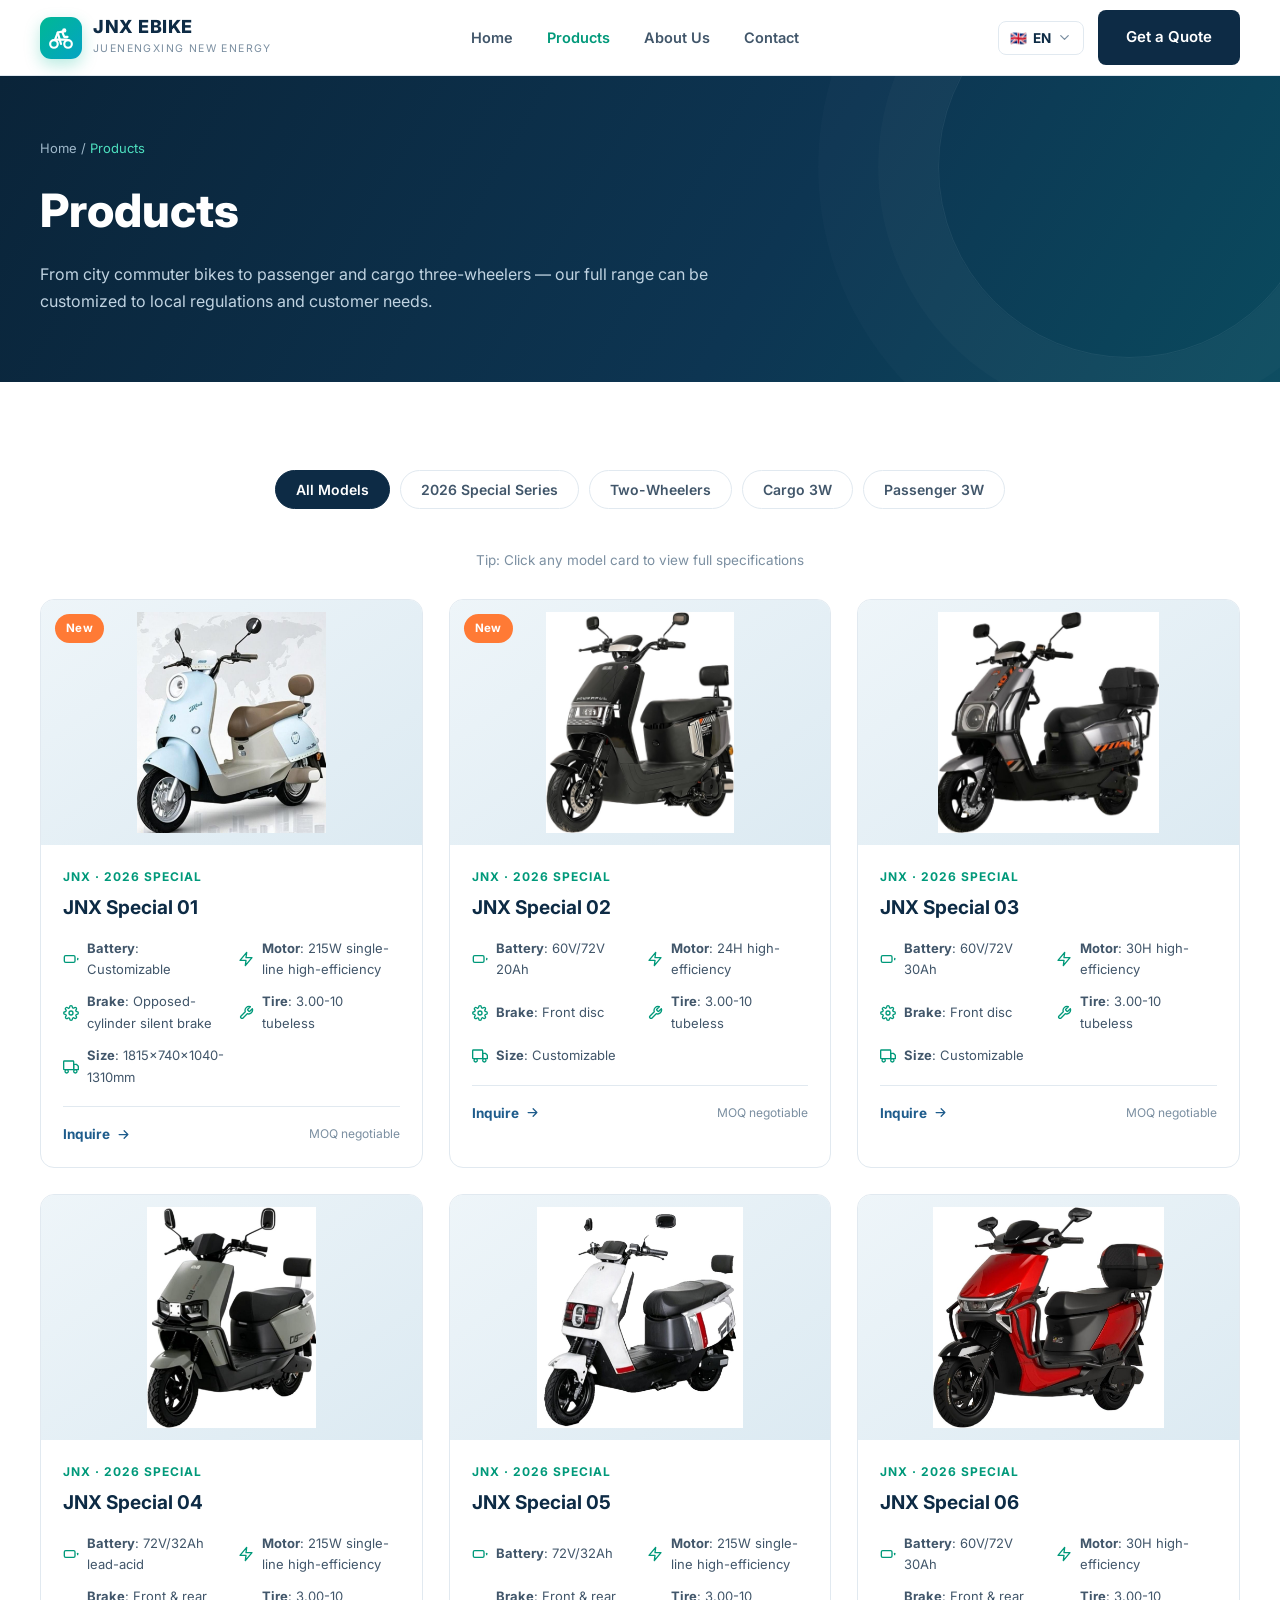
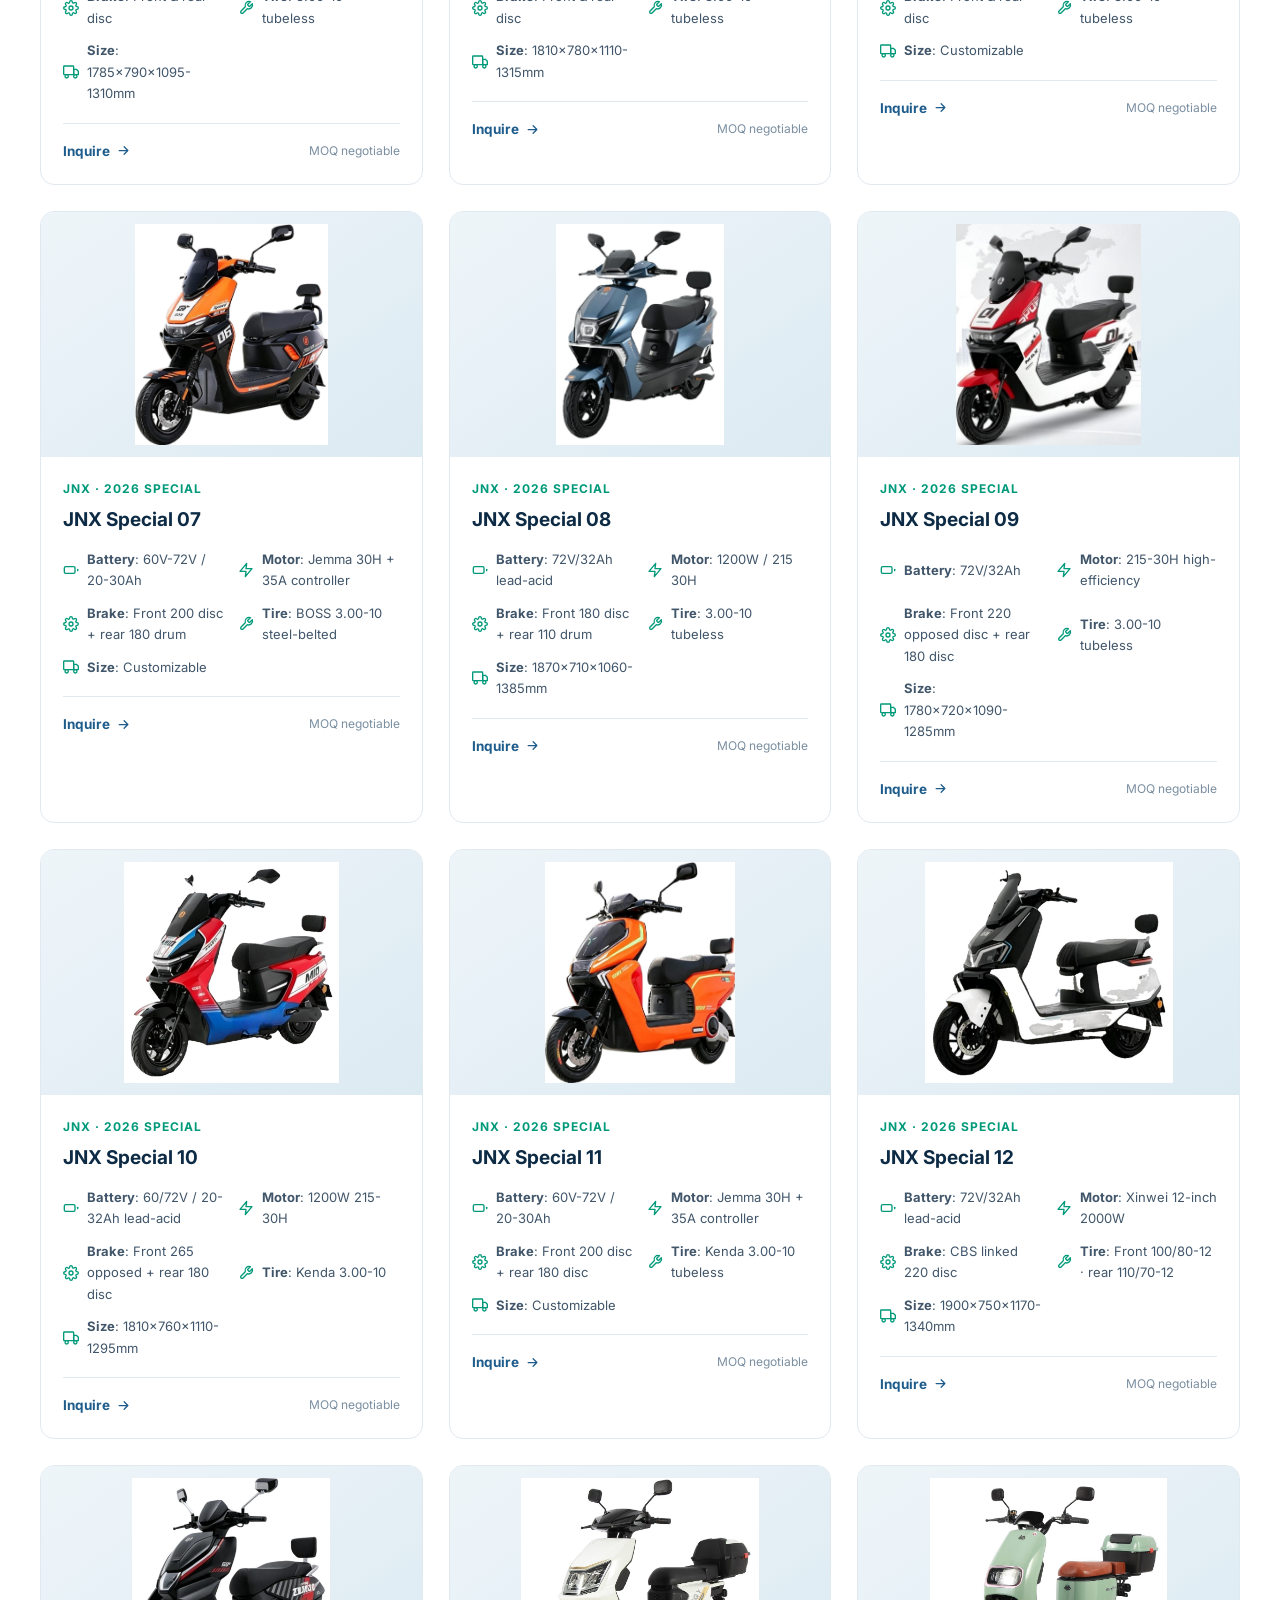
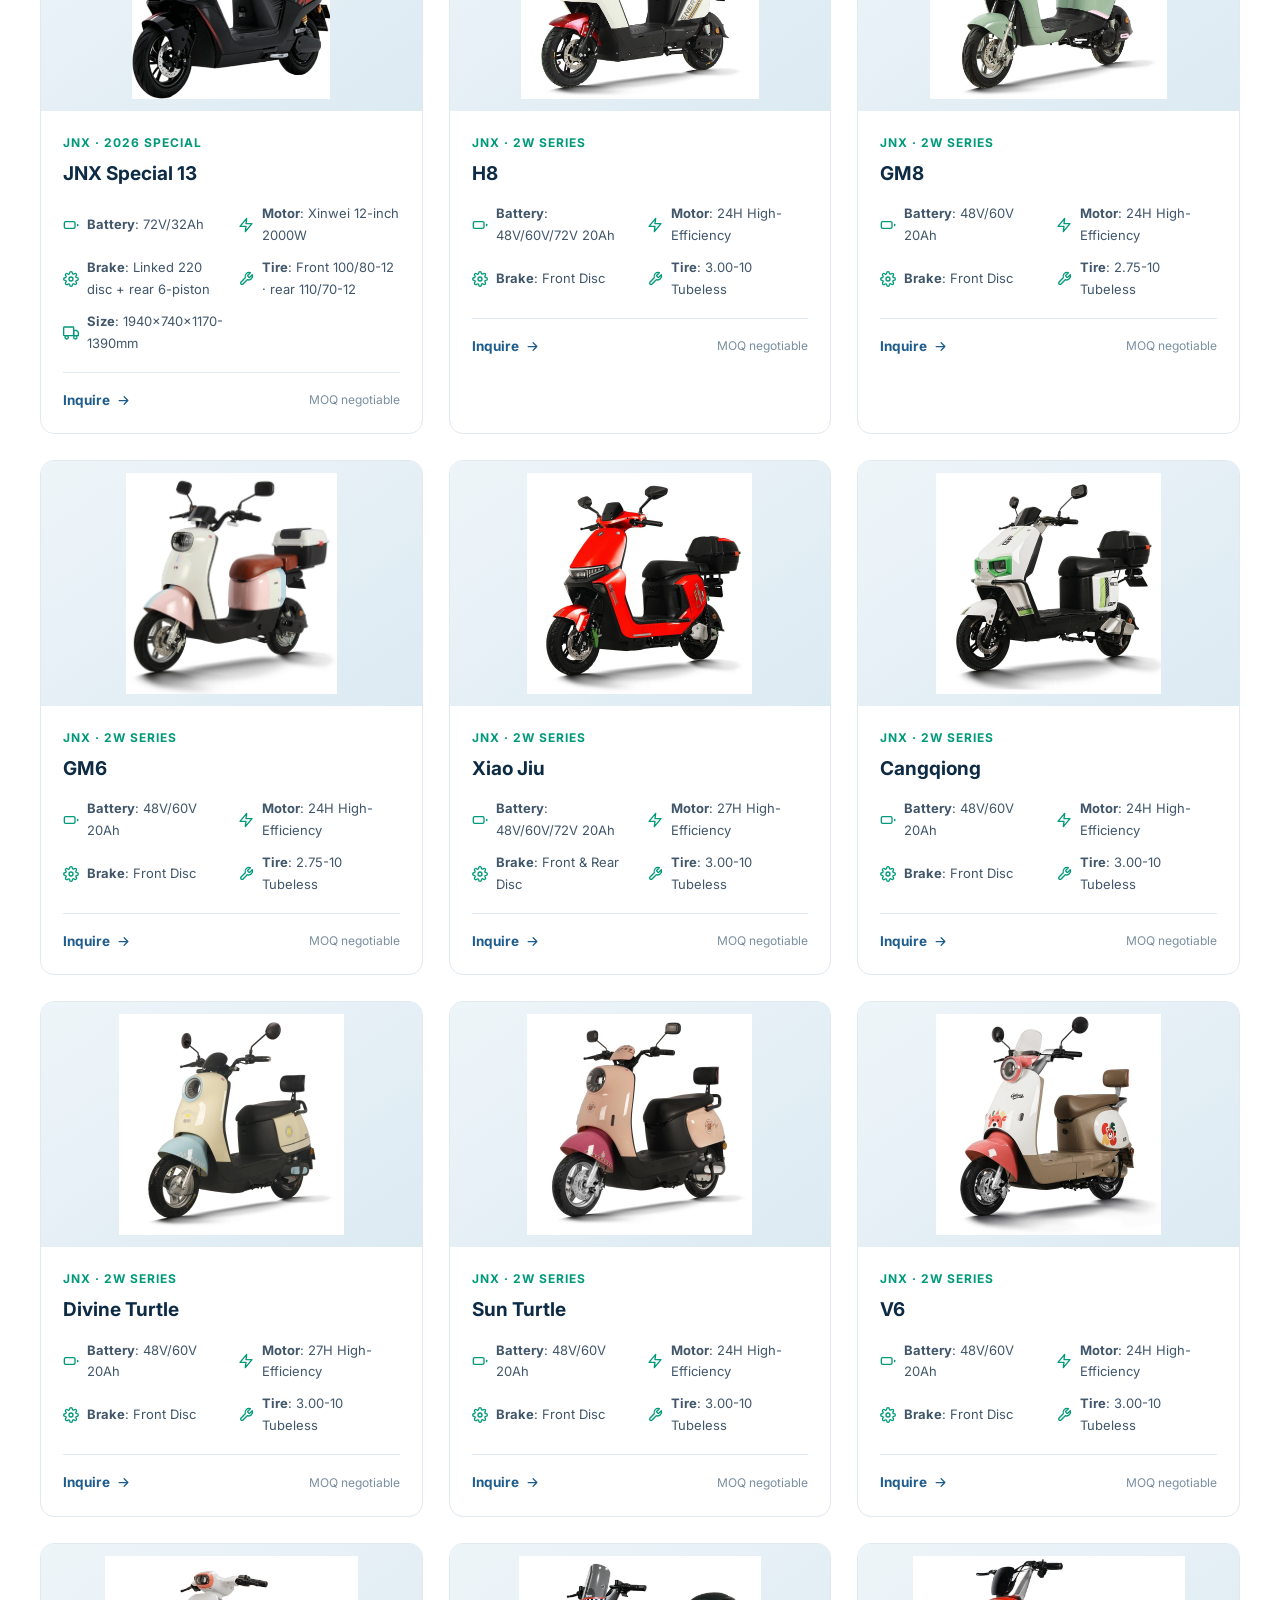
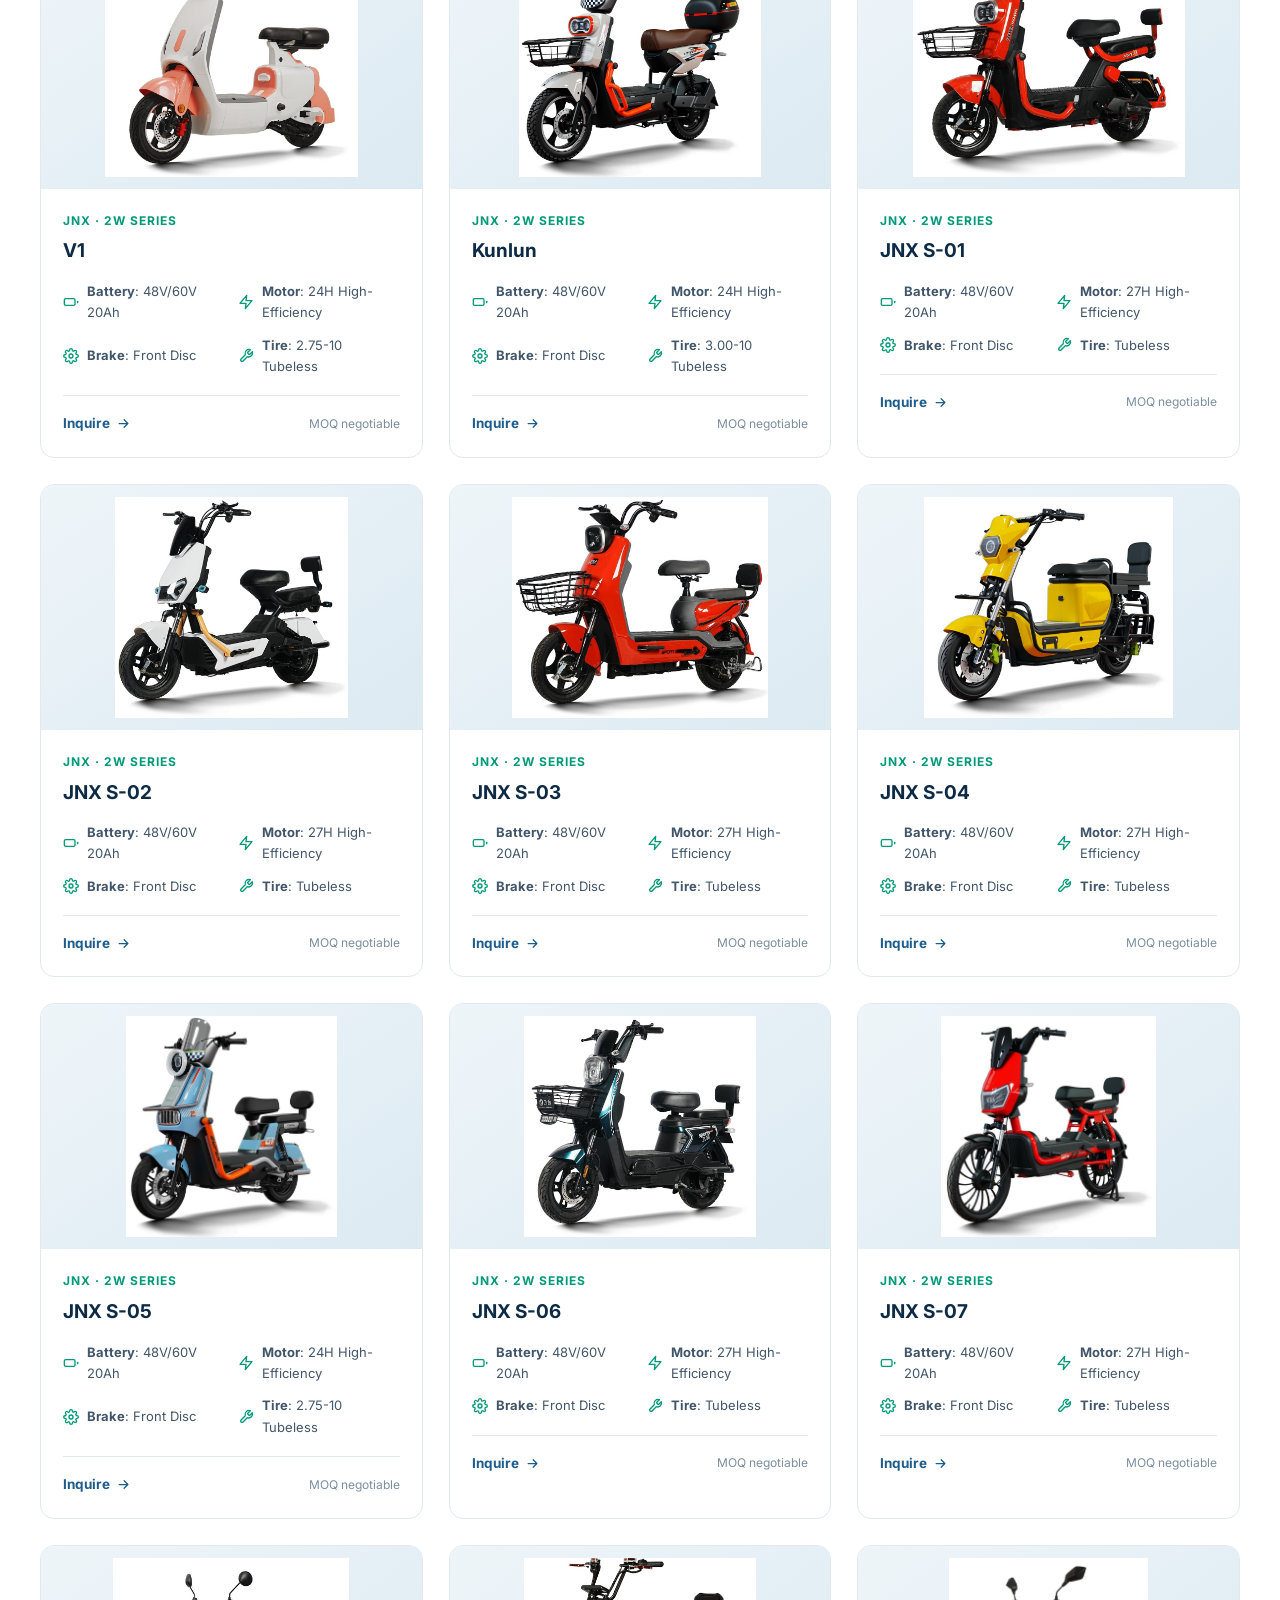
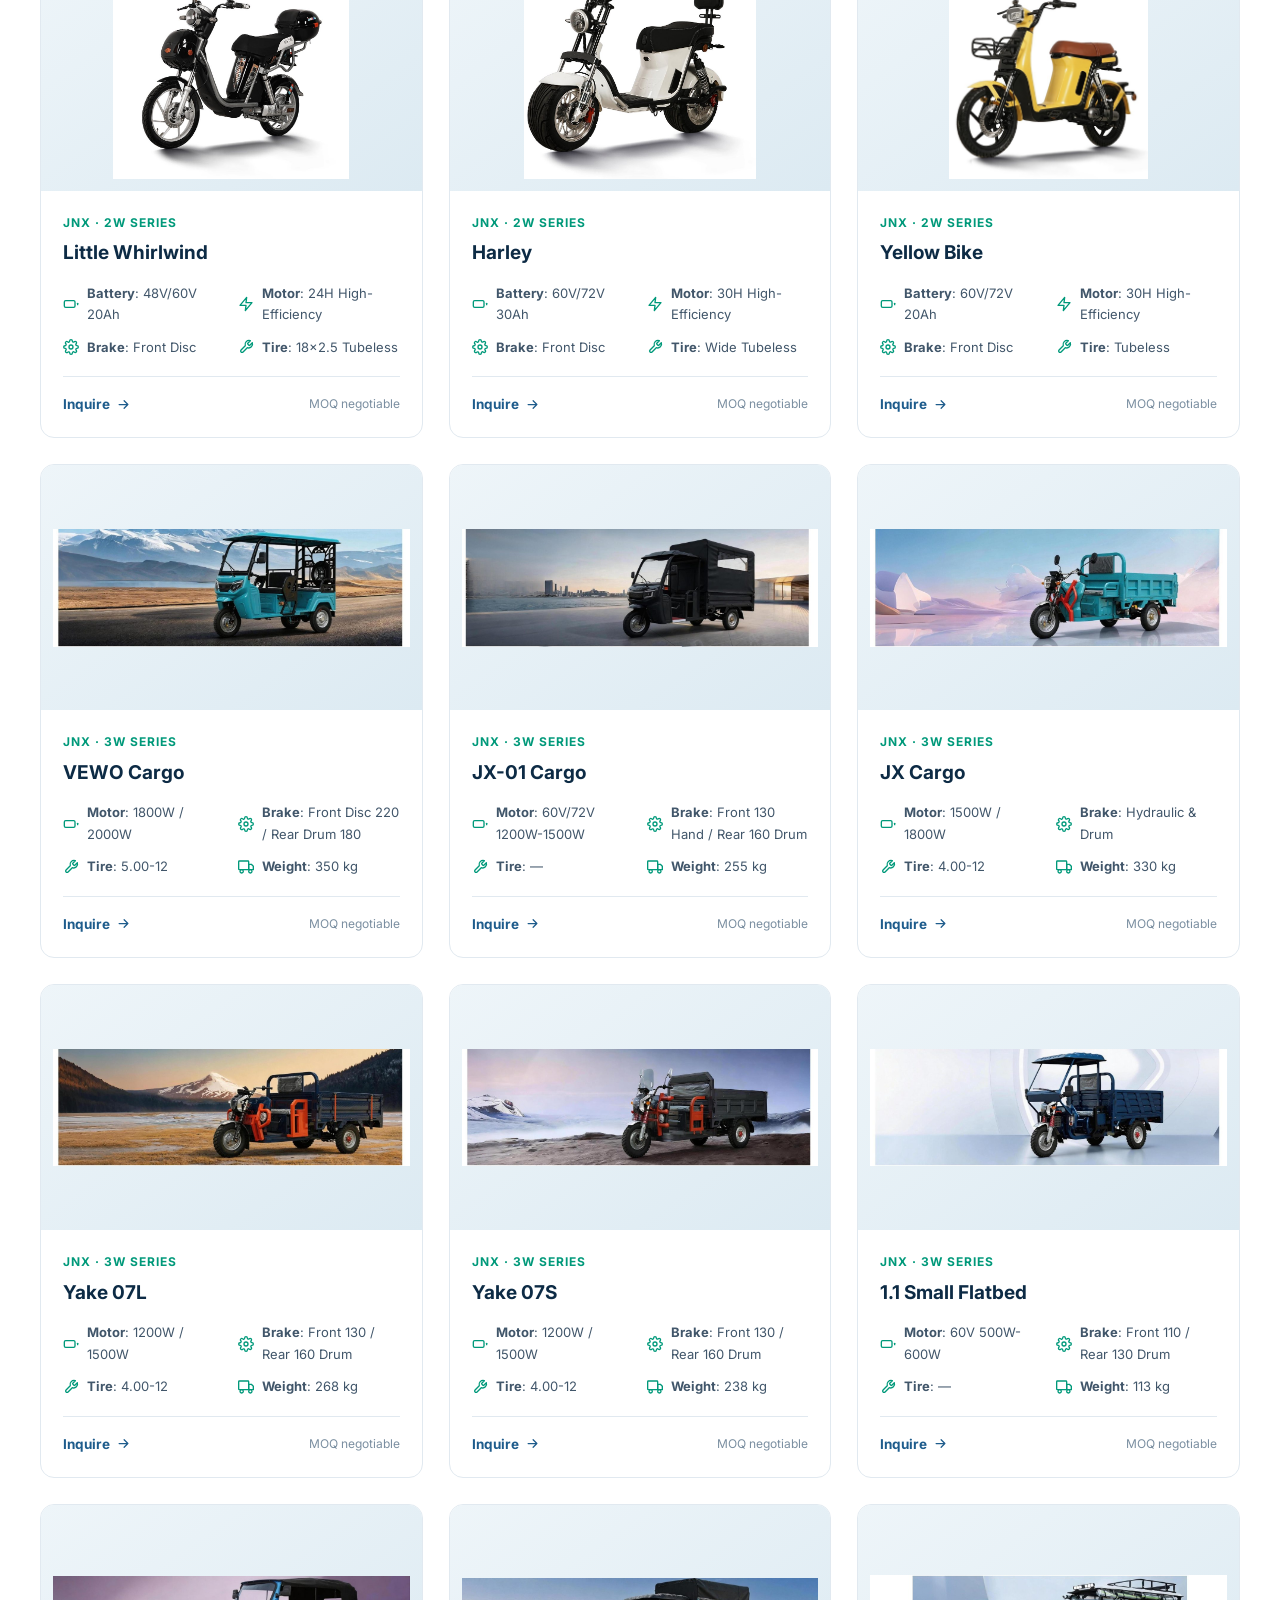
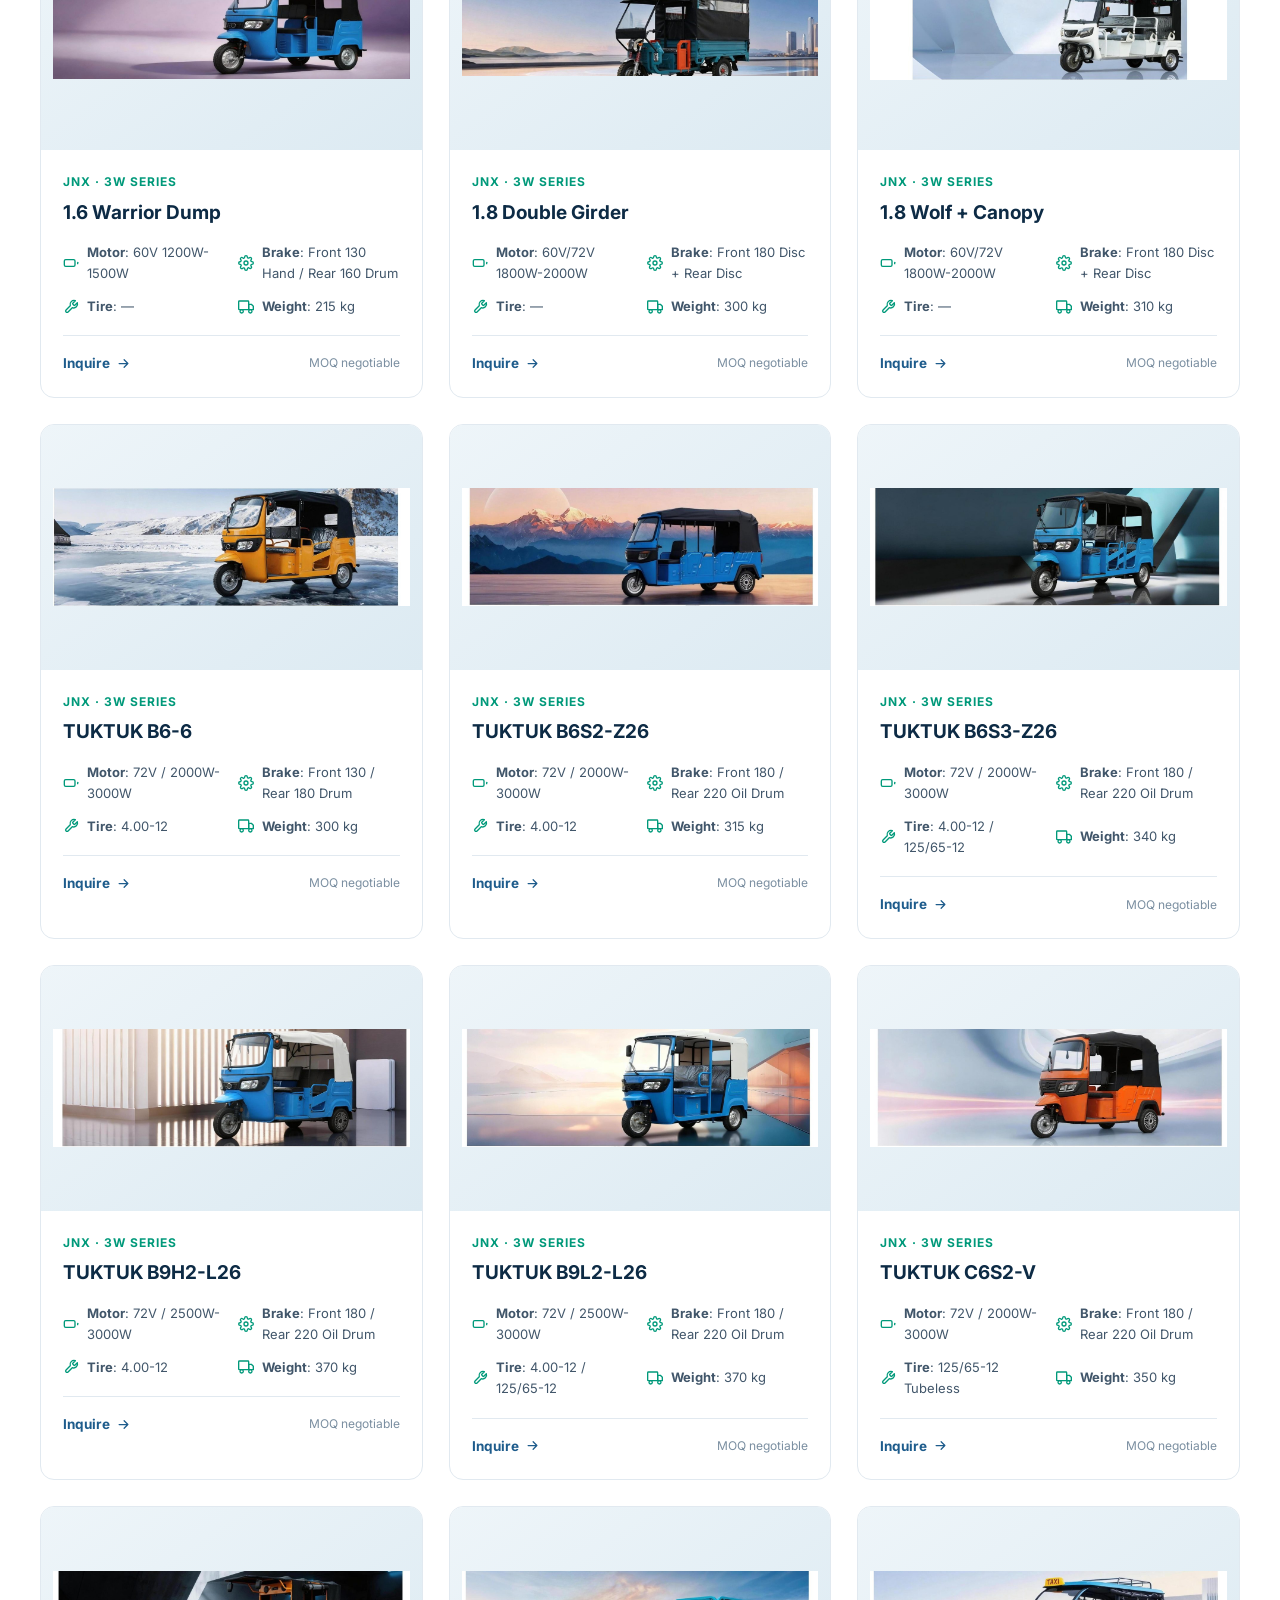
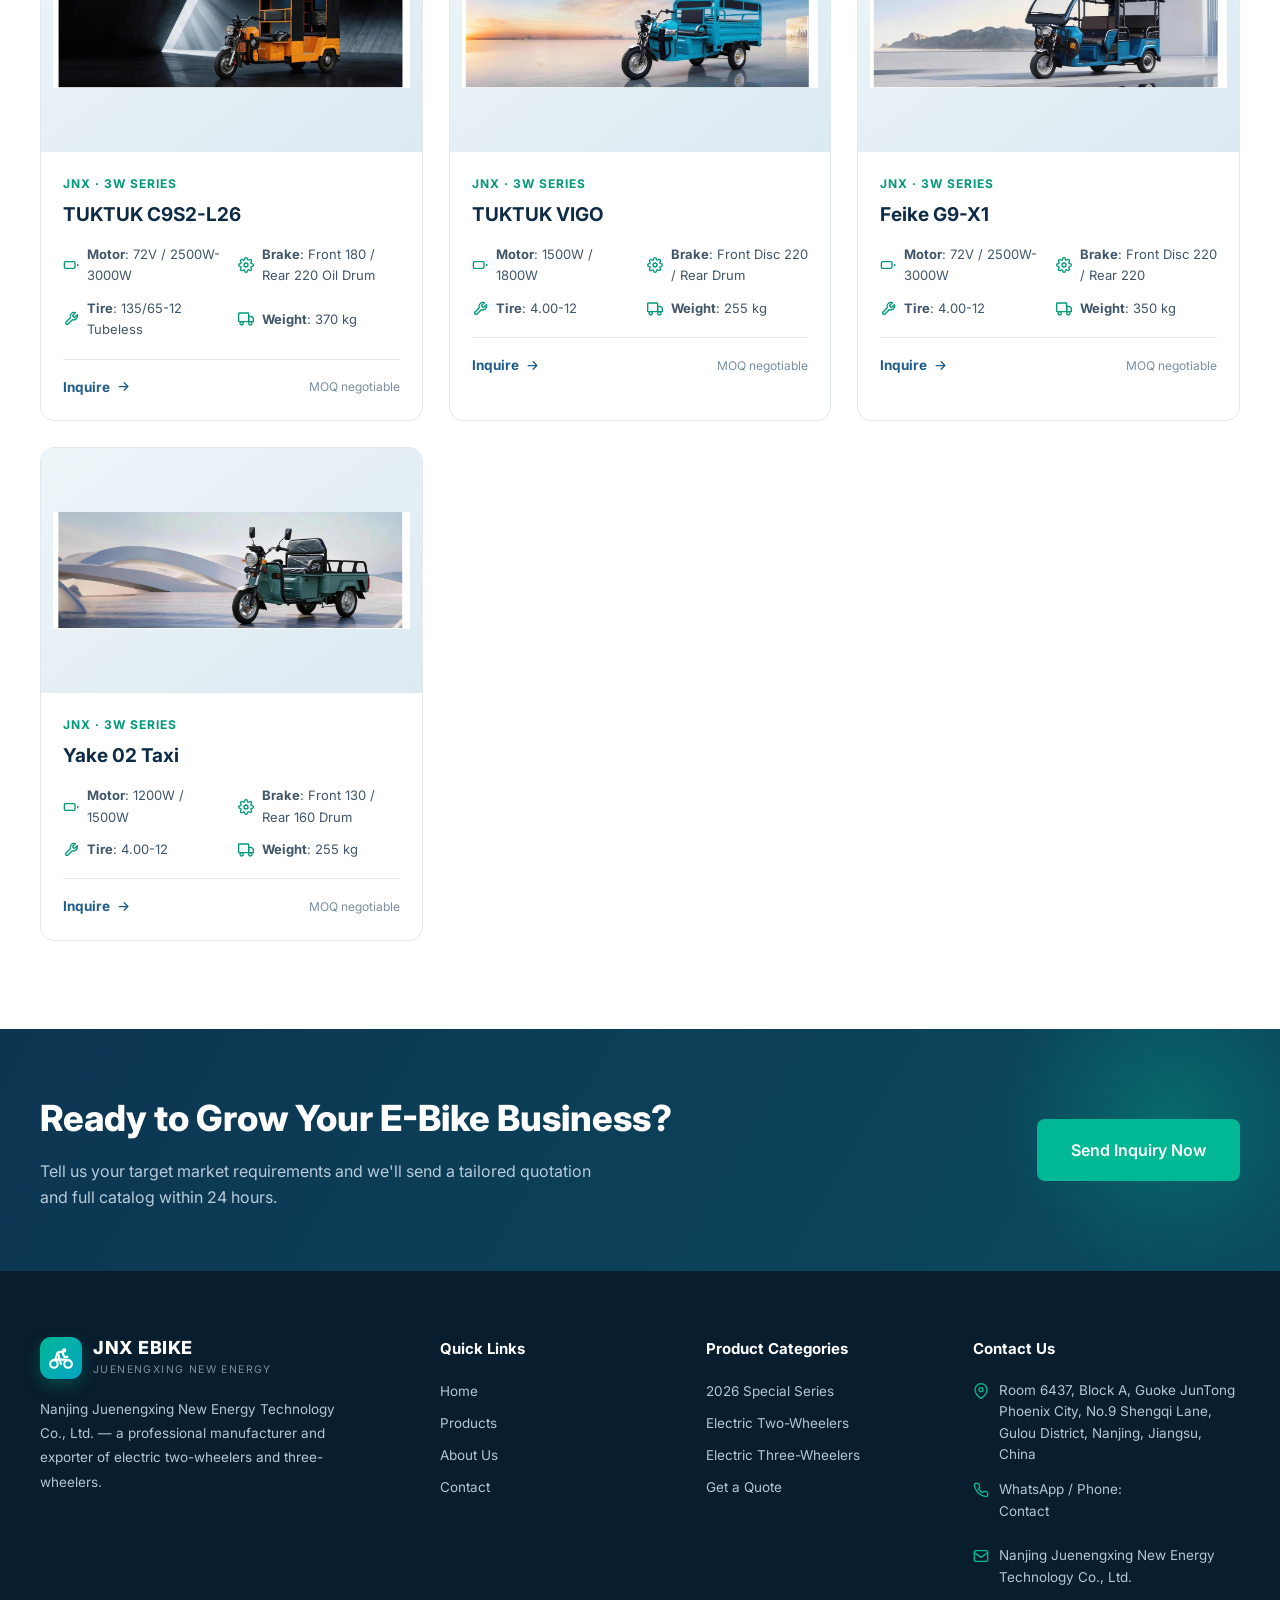
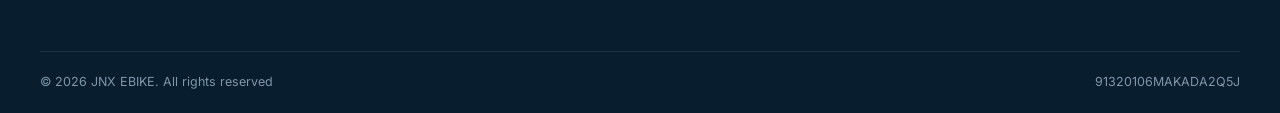
<file: products.html>
<!DOCTYPE html>
<html lang="en">
<head>
  <meta charset="UTF-8">
  <meta name="viewport" content="width=device-width, initial-scale=1.0">
  <title>Products | JNX EBIKE — Electric Two-Wheeler & Three-Wheeler</title>
  <meta name="description" content="Explore JNX EBIKE's full range of 50+ electric two-wheeler models and 19 electric three-wheeler models. All models support OEM/ODM customization.">
  <link rel="preconnect" href="https://fonts.googleapis.com">
  <link rel="preconnect" href="https://fonts.gstatic.com" crossorigin>
  <link href="https://fonts.googleapis.com/css2?family=Inter:wght@400;500;600;700;800&family=Noto+Sans+SC:wght@400;500;600;700;800&family=Noto+Sans+Arabic:wght@400;500;600;700&display=swap" rel="stylesheet">
  <link rel="stylesheet" href="css/style.css">
</head>
<body>
  <div id="site-header"></div>

  <main>
    <section class="page-hero">
      <div class="container">
        <div class="breadcrumb"><a href="index.html" data-i18n="ph.home"></a> / <span data-i18n="ph.products"></span></div>
        <h1 data-i18n="nav.products"></h1>
        <p data-i18n="prod.desc"></p>
      </div>
    </section>

    <section>
      <div class="container">
        <div class="filter-bar">
          <button class="filter-btn active" data-filter="all" data-i18n="pl.all"></button>
          <button class="filter-btn" data-filter="special" data-i18n="pl.special"></button>
          <button class="filter-btn" data-filter="2w" data-i18n="pl.2w"></button>
          <button class="filter-btn" data-filter="cargo" data-i18n="pl.cargo"></button>
          <button class="filter-btn" data-filter="passenger" data-i18n="pl.passenger"></button>
        </div>
        <p style="text-align:center;color:var(--muted);font-size:13.5px;margin-bottom:28px" data-i18n="pl.hint"></p>
        <div class="products-grid" id="all-products-grid"></div>
      </div>
    </section>

    <section class="cta-band" style="padding-block:60px">
      <div class="container cta-inner">
        <div><h2 data-i18n="cta.title"></h2><p data-i18n="cta.desc"></p></div>
        <a href="contact.html" class="btn btn-primary btn-lg" data-i18n="cta.btn"></a>
      </div>
    </section>
  </main>

  <div id="site-footer"></div>

  <script src="js/data.js"></script>
  <script src="js/i18n.js"></script>
  <script src="js/main.js"></script>
</body>
</html>
</file>
<file: css/style.css>
/* ============================================================
   JNX EBIKE — B2B Electric Bicycle Independent Site
   Design System
   ============================================================ */

:root {
  --primary: #0d2b45;
  --primary-2: #16456b;
  --primary-3: #1e5c8c;
  --accent: #00b894;
  --accent-dark: #00997a;
  --orange: #ff7a35;
  --bg: #ffffff;
  --bg-alt: #f4f8fb;
  --bg-soft: #eaf2f8;
  --text: #16283a;
  --text-mid: #41566a;
  --muted: #7b8fa1;
  --border: #e1e9f0;
  --shadow: 0 10px 40px rgba(13, 43, 69, 0.08);
  --shadow-lg: 0 24px 60px rgba(13, 43, 69, 0.14);
  --radius: 14px;
  --radius-sm: 8px;
  --max: 1200px;
  --header-h: 76px;
  --font: "Inter", "Noto Sans", "Noto Sans SC", "Noto Sans Arabic", system-ui, -apple-system, "Segoe UI", sans-serif;
}

* { margin: 0; padding: 0; box-sizing: border-box; }

html { scroll-behavior: smooth; }

body {
  font-family: var(--font);
  color: var(--text);
  background: var(--bg);
  line-height: 1.65;
  -webkit-font-smoothing: antialiased;
  overflow-x: hidden;
}

body[dir="rtl"] { text-align: right; }
body[dir="rtl"] .section-head,
body[dir="rtl"] .hero-content,
body[dir="rtl"] .contact-info { text-align: right; }

img { max-width: 100%; display: block; }
a { text-decoration: none; color: inherit; }
ul { list-style: none; }

.container { width: min(100% - 40px, var(--max)); margin-inline: auto; }

/* ---------- Buttons ---------- */
.btn {
  display: inline-flex;
  align-items: center;
  justify-content: center;
  gap: 9px;
  padding: 13px 26px;
  border-radius: var(--radius-sm);
  font-weight: 600;
  font-size: 15px;
  border: 2px solid transparent;
  cursor: pointer;
  transition: all .25s ease;
  font-family: var(--font);
  white-space: nowrap;
}
.btn svg { width: 17px; height: 17px; flex: none; }
.btn-primary { background: var(--accent); color: #fff; }
.btn-primary:hover { background: var(--accent-dark); transform: translateY(-2px); box-shadow: 0 10px 24px rgba(0, 184, 148, .3); }
.btn-outline { border-color: rgba(255,255,255,.55); color: #fff; background: transparent; }
.btn-outline:hover { background: rgba(255,255,255,.12); border-color: #fff; transform: translateY(-2px); }
.btn-dark { background: var(--primary); color: #fff; }
.btn-dark:hover { background: var(--primary-2); transform: translateY(-2px); }
.btn-lg { padding: 16px 32px; font-size: 16px; }
.btn-block { width: 100%; }

/* ---------- Header ---------- */
.site-header {
  position: sticky;
  top: 0;
  z-index: 100;
  height: var(--header-h);
  background: rgba(255,255,255,.96);
  backdrop-filter: blur(12px);
  border-bottom: 1px solid var(--border);
  transition: box-shadow .3s;
}
.site-header.scrolled { box-shadow: 0 4px 24px rgba(13,43,69,.08); }
.header-inner { height: 100%; display: flex; align-items: center; justify-content: space-between; gap: 20px; }

.brand { display: inline-flex; align-items: center; gap: 11px; flex: none; }
.brand-mark {
  width: 42px; height: 42px; border-radius: 11px;
  background: linear-gradient(135deg, var(--accent), #04a3c4);
  display: grid; place-items: center; color: #fff;
  box-shadow: 0 6px 16px rgba(0,184,148,.28);
}
.brand-mark svg { width: 26px; height: 26px; }
.brand-text strong { display: block; font-size: 18px; letter-spacing: .5px; line-height: 1.1; color: var(--primary); font-weight: 800; }
.brand-text small { display: block; font-size: 10.5px; color: var(--muted); letter-spacing: 1.4px; text-transform: uppercase; margin-top: 3px; }

.main-nav { display: flex; align-items: center; gap: 4px; }
.main-nav a {
  padding: 9px 15px; border-radius: 7px; font-size: 14.5px; font-weight: 600; color: var(--text-mid);
  transition: all .2s; position: relative;
}
.main-nav a:hover { color: var(--primary); background: var(--bg-alt); }
.main-nav a.active { color: var(--accent-dark); }

.header-tools { display: flex; align-items: center; gap: 14px; }

.lang-switch { position: relative; }
.lang-btn {
  display: flex; align-items: center; gap: 6px;
  padding: 8px 11px; border: 1px solid var(--border); border-radius: 8px;
  background: #fff; cursor: pointer; font-size: 13.5px; font-weight: 700; color: var(--primary);
  font-family: var(--font);
}
.lang-btn svg { width: 15px; height: 15px; color: var(--muted); }
.lang-menu {
  position: absolute; top: calc(100% + 8px); inset-inline-end: 0;
  background: #fff; border: 1px solid var(--border); border-radius: 10px;
  box-shadow: var(--shadow-lg); min-width: 168px; padding: 6px;
  opacity: 0; visibility: hidden; transform: translateY(-6px); transition: all .2s;
}
.lang-menu.open { opacity: 1; visibility: visible; transform: translateY(0); }
.lang-menu button {
  width: 100%; display: flex; align-items: center; gap: 10px;
  padding: 9px 10px; border: 0; background: transparent; border-radius: 6px;
  cursor: pointer; font-size: 14px; color: var(--text); font-family: var(--font); text-align: start;
}
.lang-menu button:hover { background: var(--bg-alt); }
.lang-menu button.active { background: var(--bg-soft); color: var(--accent-dark); font-weight: 700; }
.lang-menu .flag { font-size: 19px; line-height: 1; width: 24px; text-align: center; }

.menu-toggle { display: none; background: transparent; border: 0; cursor: pointer; padding: 6px; }
.menu-toggle span { display: block; width: 23px; height: 2px; background: var(--primary); margin: 5px 0; border-radius: 2px; transition: .3s; }

/* ---------- Hero ---------- */
.hero {
  position: relative;
  background: linear-gradient(120deg, #0a2439 0%, #0d3552 48%, #0a4a5e 100%);
  color: #fff;
  overflow: hidden;
}
.hero::before {
  content: ""; position: absolute; inset: 0;
  background: radial-gradient(circle at 78% 40%, rgba(0,184,148,.26), transparent 55%),
              radial-gradient(circle at 15% 85%, rgba(30,92,140,.4), transparent 50%);
}
.hero::after {
  content: ""; position: absolute; inset-inline-end: -80px; bottom: -120px;
  width: 520px; height: 520px; border-radius: 50%;
  border: 1px solid rgba(255,255,255,.06);
  box-shadow: 0 0 0 70px rgba(255,255,255,.025), 0 0 0 140px rgba(255,255,255,.018);
}
.hero-inner {
  position: relative; z-index: 2;
  display: grid; grid-template-columns: 1.05fr .95fr; gap: 60px; align-items: center;
  padding-block: 88px 92px;
}
.hero-content { max-width: 620px; }
.hero-badge {
  display: inline-flex; align-items: center; gap: 9px;
  background: rgba(0,184,148,.15); border: 1px solid rgba(0,184,148,.4);
  color: #7ff0d7; padding: 7px 14px; border-radius: 50px; font-size: 13px; font-weight: 600; margin-bottom: 22px;
}
.hero-badge .dot { width: 7px; height: 7px; border-radius: 50%; background: var(--accent); box-shadow: 0 0 0 4px rgba(0,184,148,.2); }
.hero h1 {
  font-size: clamp(38px, 4.4vw, 60px); line-height: 1.12; font-weight: 800; letter-spacing: -1px; margin-bottom: 20px;
}
.hero h1 .accent { color: #4de0bff2; }
.hero-lead { font-size: 17px; line-height: 1.8; color: #c4d6e4; margin-bottom: 30px; max-width: 560px; }
.hero-actions { display: flex; gap: 14px; flex-wrap: wrap; margin-bottom: 44px; }

.hero-stats { display: flex; gap: 0; flex-wrap: wrap; }
.hero-stats .stat { padding-inline-end: 28px; margin-inline-end: 28px; border-inline-end: 1px solid rgba(255,255,255,.16); }
.hero-stats .stat:last-child { border: 0; margin: 0; padding: 0; }
.hero-stats .num { font-size: 29px; font-weight: 800; color: #fff; line-height: 1; }
.hero-stats .num span { color: var(--accent); }
.hero-stats .label { font-size: 12.5px; color: #9fb8ca; margin-top: 8px; }

.hero-visual { position: relative; display: grid; place-items: center; }
.hero-bike {
  width: 100%; max-width: 540px; filter: drop-shadow(0 30px 45px rgba(0,0,0,.3));
  transform: rotate(-4deg);
}
.hero-float {
  position: absolute; background: rgba(255,255,255,.96); color: var(--primary);
  border-radius: 12px; padding: 12px 16px; box-shadow: var(--shadow-lg); font-size: 13px;
  display: flex; align-items: center; gap: 10px; font-weight: 600;
}
.hero-float .ico { width: 30px; height: 30px; border-radius: 8px; background: var(--bg-soft); display: grid; place-items: center; color: var(--accent-dark); }
.hero-float .ico svg { width: 17px; height: 17px; }
.hero-float small { display: block; font-size: 11px; color: var(--muted); font-weight: 500; }
.hero-float.f1 { top: 8%; inset-inline-start: -6px; }
.hero-float.f2 { bottom: 12%; inset-inline-end: -10px; }

/* ---------- Generic sections ---------- */
section { padding-block: 88px; }
.section-alt { background: var(--bg-alt); }
.section-head { text-align: center; max-width: 700px; margin: 0 auto 52px; }
.eyebrow {
  display: inline-block; color: var(--accent-dark); font-size: 13px; font-weight: 800;
  letter-spacing: 2px; text-transform: uppercase; margin-bottom: 14px;
}
.section-head h2 { font-size: clamp(28px, 3.2vw, 40px); font-weight: 800; line-height: 1.2; color: var(--primary); margin-bottom: 15px; letter-spacing: -.5px; }
.section-head p { color: var(--text-mid); font-size: 16px; }

/* ---------- Trust bar ---------- */
.trust-bar { background: var(--primary); padding-block: 26px; color: #fff; }
.trust-bar .container { display: flex; align-items: center; justify-content: space-between; gap: 28px; flex-wrap: wrap; }
.trust-label { font-size: 13px; color: #9db8cc; letter-spacing: 1.5px; text-transform: uppercase; font-weight: 700; }
.cert-list { display: flex; gap: 12px; flex-wrap: wrap; align-items: center; }
.cert-list span {
  border: 1px solid rgba(255,255,255,.22); border-radius: 7px; padding: 8px 15px;
  font-size: 13.5px; font-weight: 700; letter-spacing: .5px; color: #e6f1f8;
}

/* ---------- Features ---------- */
.features-grid { display: grid; grid-template-columns: repeat(4, 1fr); gap: 22px; }
.feature-card {
  background: #fff; border: 1px solid var(--border); border-radius: var(--radius);
  padding: 30px 26px; transition: all .3s; position: relative; overflow: hidden;
}
.feature-card::before {
  content: ""; position: absolute; top: 0; inset-inline-start: 0; width: 100%; height: 3px;
  background: linear-gradient(90deg, var(--accent), #04a3c4); transform: scaleX(0); transform-origin: start; transition: .3s;
}
.feature-card:hover { transform: translateY(-6px); box-shadow: var(--shadow); border-color: transparent; }
.feature-card:hover::before { transform: scaleX(1); }
.feature-icon {
  width: 52px; height: 52px; border-radius: 13px; background: var(--bg-soft);
  display: grid; place-items: center; color: var(--primary-3); margin-bottom: 20px;
}
.feature-icon svg { width: 25px; height: 25px; }
.feature-card h3 { font-size: 18px; color: var(--primary); margin-bottom: 10px; font-weight: 700; }
.feature-card p { font-size: 14px; color: var(--text-mid); line-height: 1.7; }

/* ---------- Products ---------- */
.products-grid { display: grid; grid-template-columns: repeat(3, 1fr); gap: 26px; }
.product-card {
  background: #fff; border: 1px solid var(--border); border-radius: var(--radius);
  overflow: hidden; transition: all .3s;
}
.product-card:hover { transform: translateY(-6px); box-shadow: var(--shadow-lg); border-color: transparent; }
.product-media {
  position: relative; height: 245px; display: grid; place-items: center;
  background: linear-gradient(145deg, #eef5f9 0%, #dceaf2 100%); overflow: hidden;
}
.product-media svg.bike-art { width: 88%; max-width: 330px; color: var(--primary-2); transition: transform .4s; }
.product-card:hover .product-media svg.bike-art { transform: scale(1.06); }
.product-media img.prod-img {
  position: absolute; inset: 0; width: 100%; height: 100%;
  object-fit: contain; object-position: center; padding: 12px; box-sizing: border-box;
}
.product-tag {
  position: absolute; top: 14px; inset-inline-start: 14px; background: var(--accent); color: #fff;
  font-size: 11.5px; font-weight: 700; padding: 5px 11px; border-radius: 50px; letter-spacing: .3px;
}
.product-tag.hot { background: var(--orange); }
.product-body { padding: 22px; }
.product-model { font-size: 12px; color: var(--accent-dark); font-weight: 700; letter-spacing: 1px; margin-bottom: 5px; }
.product-body h3 { font-size: 19px; color: var(--primary); margin-bottom: 14px; font-weight: 700; }
.spec-row { display: grid; grid-template-columns: repeat(2, 1fr); gap: 11px 14px; margin-bottom: 18px; }
.spec-item { display: flex; align-items: center; gap: 8px; font-size: 13px; color: var(--text-mid); }
.spec-item svg { width: 16px; height: 16px; color: var(--accent-dark); flex: none; }
.product-foot { display: flex; align-items: center; justify-content: space-between; padding-top: 16px; border-top: 1px solid var(--border); }
.product-foot a { font-size: 13.5px; font-weight: 700; color: var(--primary-3); display: inline-flex; align-items: center; gap: 6px; }
.product-foot a:hover { color: var(--accent-dark); }
.product-foot a svg { width: 15px; height: 15px; }
.product-foot .moq { font-size: 12px; color: var(--muted); }
.text-center { text-align: center; }
.mt-40 { margin-top: 44px; }

/* ---------- Process ---------- */
.process-grid { display: grid; grid-template-columns: repeat(5, 1fr); gap: 14px; position: relative; }
.process-step { text-align: center; position: relative; padding: 0 8px; }
.process-step:not(:last-child)::after {
  content: ""; position: absolute; top: 31px; inset-inline-start: calc(50% + 36px); width: calc(100% - 72px);
  border-top: 2px dashed #c6d9e4;
}
.step-num {
  width: 64px; height: 64px; border-radius: 50%; background: #fff; border: 2px solid var(--accent);
  margin: 0 auto 16px; display: grid; place-items: center; font-size: 21px; font-weight: 800;
  color: var(--accent-dark); position: relative; z-index: 2;
}
.process-step h4 { font-size: 15.5px; color: var(--primary); margin-bottom: 6px; }
.process-step p { font-size: 12.5px; color: var(--muted); }

/* ---------- Why / About split ---------- */
.split { display: grid; grid-template-columns: 1fr 1fr; gap: 70px; align-items: center; }
.split-visual {
  border-radius: 18px; overflow: hidden; position: relative; min-height: 420px;
  background: linear-gradient(145deg, #0d3552, #0a4a5e);
  display: grid; place-items: center;
}
.split-visual svg { width: 82%; color: rgba(255,255,255,.9); }
.split-visual .badge-float {
  position: absolute; bottom: 24px; inset-inline-start: 24px; background: #fff; border-radius: 12px;
  padding: 14px 18px; box-shadow: var(--shadow-lg); display: flex; align-items: center; gap: 12px;
}
.split-visual .badge-float strong { font-size: 24px; color: var(--primary); display: block; line-height: 1; }
.split-visual .badge-float span { font-size: 12px; color: var(--muted); }
.split-content h2 { font-size: clamp(28px, 3.2vw, 38px); color: var(--primary); line-height: 1.22; margin-bottom: 18px; font-weight: 800; }
.split-content > p { color: var(--text-mid); margin-bottom: 24px; font-size: 15.5px; }
.check-list li { display: flex; align-items: flex-start; gap: 12px; margin-bottom: 13px; font-size: 15px; color: var(--text-mid); }
.check-list svg { width: 20px; height: 20px; color: var(--accent); flex: none; margin-top: 3px; }

/* ---------- CTA band ---------- */
.cta-band {
  background: linear-gradient(120deg, #0d3552, #0a4a5e); color: #fff; position: relative; overflow: hidden;
}
.cta-band::after {
  content: ""; position: absolute; inset-inline-end: -60px; top: -80px; width: 340px; height: 340px;
  border-radius: 50%; background: radial-gradient(circle, rgba(0,184,148,.3), transparent 70%);
}
.cta-inner { position: relative; z-index: 2; display: flex; align-items: center; justify-content: space-between; gap: 40px; flex-wrap: wrap; }
.cta-inner h2 { font-size: clamp(26px, 3vw, 36px); font-weight: 800; margin-bottom: 10px; }
.cta-inner p { color: #b7cbda; font-size: 16px; max-width: 560px; }

/* ---------- Footer ---------- */
.site-footer { background: #081d2e; color: #b3c6d5; padding-top: 66px; font-size: 14px; }
.footer-grid { display: grid; grid-template-columns: 1.6fr 1fr 1fr 1.2fr; gap: 44px; padding-bottom: 50px; }
.footer-brand .brand-text strong { color: #fff; }
.footer-brand .brand-mark { background: linear-gradient(135deg, var(--accent), #04a3c4); }
.footer-brand p { margin-top: 18px; line-height: 1.8; max-width: 320px; font-size: 13.5px; }
.footer-col h4 { color: #fff; font-size: 15px; margin-bottom: 18px; font-weight: 700; }
.footer-col a, .footer-col li { display: block; margin-bottom: 10px; font-size: 13.5px; transition: color .2s; }
.footer-col a:hover { color: var(--accent); }
.footer-contact li { display: flex; gap: 10px; align-items: flex-start; margin-bottom: 13px; line-height: 1.6; }
.footer-contact svg { width: 16px; height: 16px; color: var(--accent); flex: none; margin-top: 3px; }
.footer-bottom { border-top: 1px solid rgba(255,255,255,.09); padding-block: 20px; display: flex; justify-content: space-between; gap: 16px; flex-wrap: wrap; font-size: 12.5px; color: #7e97aa; }

/* ---------- Page hero (inner pages) ---------- */
.page-hero {
  background: linear-gradient(120deg, #0a2439, #0d3552 60%, #0a4a5e); color: #fff;
  padding-block: 62px 68px; position: relative; overflow: hidden;
}
.page-hero::after {
  content: ""; position: absolute; inset-inline-end: -40px; top: -100px; width: 380px; height: 380px;
  border-radius: 50%; border: 1px solid rgba(255,255,255,.07);
  box-shadow: 0 0 0 60px rgba(255,255,255,.02), 0 0 0 120px rgba(255,255,255,.015);
}
.page-hero .container { position: relative; z-index: 2; }
.breadcrumb { font-size: 13px; color: #9fb8ca; margin-bottom: 14px; }
.breadcrumb span { color: #4de0bf; }
.page-hero h1 { font-size: clamp(32px, 3.6vw, 46px); font-weight: 800; margin-bottom: 12px; }
.page-hero p { color: #c0d3e1; font-size: 16px; max-width: 680px; }

/* ---------- Filter / products page ---------- */
.filter-bar { display: flex; gap: 10px; flex-wrap: wrap; justify-content: center; margin-bottom: 40px; }
.filter-btn {
  padding: 10px 20px; border: 1px solid var(--border); background: #fff; border-radius: 50px;
  font-size: 14px; font-weight: 600; color: var(--text-mid); cursor: pointer; font-family: var(--font);
  transition: all .2s;
}
.filter-btn:hover { border-color: var(--accent); color: var(--accent-dark); }
.filter-btn.active { background: var(--primary); border-color: var(--primary); color: #fff; }
.product-card.hide { display: none; }

/* ---------- About page ---------- */
.values-grid { display: grid; grid-template-columns: repeat(3, 1fr); gap: 24px; }
.value-card { background: #fff; border: 1px solid var(--border); border-radius: var(--radius); padding: 30px; }
.value-card .feature-icon { margin-bottom: 18px; }
.value-card h3 { font-size: 18px; color: var(--primary); margin-bottom: 10px; }
.value-card p { font-size: 14px; color: var(--text-mid); }

.timeline { position: relative; padding-inline-start: 34px; }
.timeline::before { content: ""; position: absolute; inset-inline-start: 9px; top: 6px; bottom: 6px; width: 2px; background: var(--border); }
.timeline-item { position: relative; padding-bottom: 28px; }
.timeline-item::before {
  content: ""; position: absolute; inset-inline-start: -30px; top: 5px; width: 14px; height: 14px;
  border-radius: 50%; background: var(--accent); border: 3px solid #fff; box-shadow: 0 0 0 2px var(--accent);
}
.timeline-item .year { font-size: 13px; color: var(--accent-dark); font-weight: 800; margin-bottom: 3px; }
.timeline-item h4 { font-size: 17px; color: var(--primary); margin-bottom: 5px; }
.timeline-item p { font-size: 14px; color: var(--text-mid); }

/* ---------- Contact page ---------- */
.contact-grid { display: grid; grid-template-columns: 1fr 1.15fr; gap: 50px; align-items: start; }
.contact-info h2 { font-size: 30px; color: var(--primary); margin-bottom: 12px; }
.contact-info > p { color: var(--text-mid); margin-bottom: 30px; }
.contact-item { display: flex; gap: 15px; margin-bottom: 22px; }
.contact-item .ci-icon {
  width: 44px; height: 44px; border-radius: 11px; background: var(--bg-soft); color: var(--primary-3);
  display: grid; place-items: center; flex: none;
}
.contact-item .ci-icon svg { width: 20px; height: 20px; }
.contact-item h4 { font-size: 14px; color: var(--muted); font-weight: 600; margin-bottom: 3px; }
.contact-item p, .contact-item a { font-size: 15.5px; color: var(--primary); font-weight: 600; line-height: 1.5; }
.contact-item a:hover { color: var(--accent-dark); }

.form-card { background: #fff; border: 1px solid var(--border); border-radius: var(--radius); padding: 34px; box-shadow: var(--shadow); }
.form-card h3 { font-size: 21px; color: var(--primary); margin-bottom: 6px; }
.form-card > p { font-size: 14px; color: var(--muted); margin-bottom: 24px; }
.form-row { display: grid; grid-template-columns: 1fr 1fr; gap: 16px; }
.form-group { margin-bottom: 17px; }
.form-group label { display: block; font-size: 13.5px; font-weight: 600; color: var(--text-mid); margin-bottom: 7px; }
.form-group label .req { color: var(--orange); }
.form-group input, .form-group select, .form-group textarea {
  width: 100%; padding: 12px 14px; border: 1px solid var(--border); border-radius: 8px;
  font-size: 14.5px; font-family: var(--font); color: var(--text); background: #fff; transition: all .2s;
}
.form-group textarea { min-height: 112px; resize: vertical; }
.form-group input:focus, .form-group select:focus, .form-group textarea:focus {
  outline: none; border-color: var(--accent); box-shadow: 0 0 0 3px rgba(0,184,148,.12);
}
.form-note { font-size: 12.5px; color: var(--muted); margin-top: 14px; line-height: 1.6; }
.form-msg {
  display: none; margin-top: 16px; padding: 13px 16px; border-radius: 8px;
  background: #e7f8f2; color: #067a5f; font-size: 14px; font-weight: 600;
  border: 1px solid #b6e8d8;
}
.form-msg.show { display: block; }
.form-msg.error {
  background: #fdecea; color: #b42318; border-color: #f3c6c0;
}
.form-card button[type="submit"]:disabled { opacity: .6; cursor: wait; }

.faq-list { max-width: 820px; margin-inline: auto; }
.faq-item { border: 1px solid var(--border); border-radius: 11px; margin-bottom: 12px; background: #fff; overflow: hidden; }
.faq-q {
  width: 100%; display: flex; justify-content: space-between; align-items: center; gap: 16px;
  padding: 18px 22px; border: 0; background: transparent; cursor: pointer; font-family: var(--font);
  font-size: 15.5px; font-weight: 700; color: var(--primary); text-align: start;
}
.faq-q svg { width: 18px; height: 18px; color: var(--accent-dark); flex: none; transition: transform .25s; }
.faq-item.open .faq-q svg { transform: rotate(45deg); }
.faq-a { display: none; padding: 0 22px 18px; color: var(--text-mid); font-size: 14.5px; }
.faq-item.open .faq-a { display: block; }

/* ---------- RTL tweaks ---------- */
[dir="rtl"] .hero-bike { transform: rotate(4deg) scaleX(-1); }
[dir="rtl"] .cert-list, [dir="rtl"] .trust-bar .container { flex-direction: row-reverse; }
[dir="rtl"] .feature-card::before { transform-origin: right; }
[dir="rtl"] .lang-menu { inset-inline-end: auto; inset-inline-start: 0; }
[dir="rtl"] .process-step:not(:last-child)::after { inset-inline-start: auto; inset-inline-end: calc(50% + 36px); }

/* ---------- Responsive ---------- */
@media (max-width: 1024px) {
  .features-grid { grid-template-columns: repeat(2, 1fr); }
  .products-grid { grid-template-columns: repeat(2, 1fr); }
  .process-grid { grid-template-columns: repeat(3, 1fr); row-gap: 30px; }
  .process-step:nth-child(3)::after { display: none; }
  .footer-grid { grid-template-columns: 1fr 1fr; gap: 36px; }
  .hero-inner { gap: 30px; }
  .split { gap: 40px; }
}

@media (max-width: 860px) {
  .main-nav { display: none; position: absolute; top: var(--header-h); inset-inline: 0; background: #fff;
    flex-direction: column; align-items: stretch; padding: 14px 20px 20px; box-shadow: var(--shadow-lg);
    border-bottom: 1px solid var(--border); }
  .main-nav.open { display: flex; }
  .main-nav a { padding: 12px 14px; }
  .menu-toggle { display: block; }
  .header-tools .btn-dark { display: none; }
  .hero-inner { grid-template-columns: 1fr; padding-block: 60px 70px; }
  .hero-visual { order: -1; }
  .hero-bike { max-width: 420px; }
  .hero-stats .stat { padding-inline-end: 18px; margin-inline-end: 18px; }
  .split { grid-template-columns: 1fr; }
  .split-visual { min-height: 320px; }
  .contact-grid { grid-template-columns: 1fr; gap: 36px; }
  .cta-inner { flex-direction: column; align-items: flex-start; }
}

@media (max-width: 640px) {
  section { padding-block: 64px; }
  .container { width: min(100% - 32px, var(--max)); }
  .features-grid, .products-grid, .values-grid { grid-template-columns: 1fr; }
  .process-grid { grid-template-columns: repeat(2, 1fr); }
  .process-step::after { display: none !important; }
  .form-row { grid-template-columns: 1fr; gap: 0; }
  .footer-grid { grid-template-columns: 1fr; gap: 30px; }
  .hero-stats { gap: 18px; }
  .hero-stats .stat { border: 0; padding: 0; margin: 0; min-width: 84px; }
  .hero-float { display: none; }
  .brand-text small { display: none; }
  .lang-btn span.lang-name { display: none; }
  .form-card { padding: 24px 20px; }
  .section-head { margin-bottom: 38px; }
}
</file>
